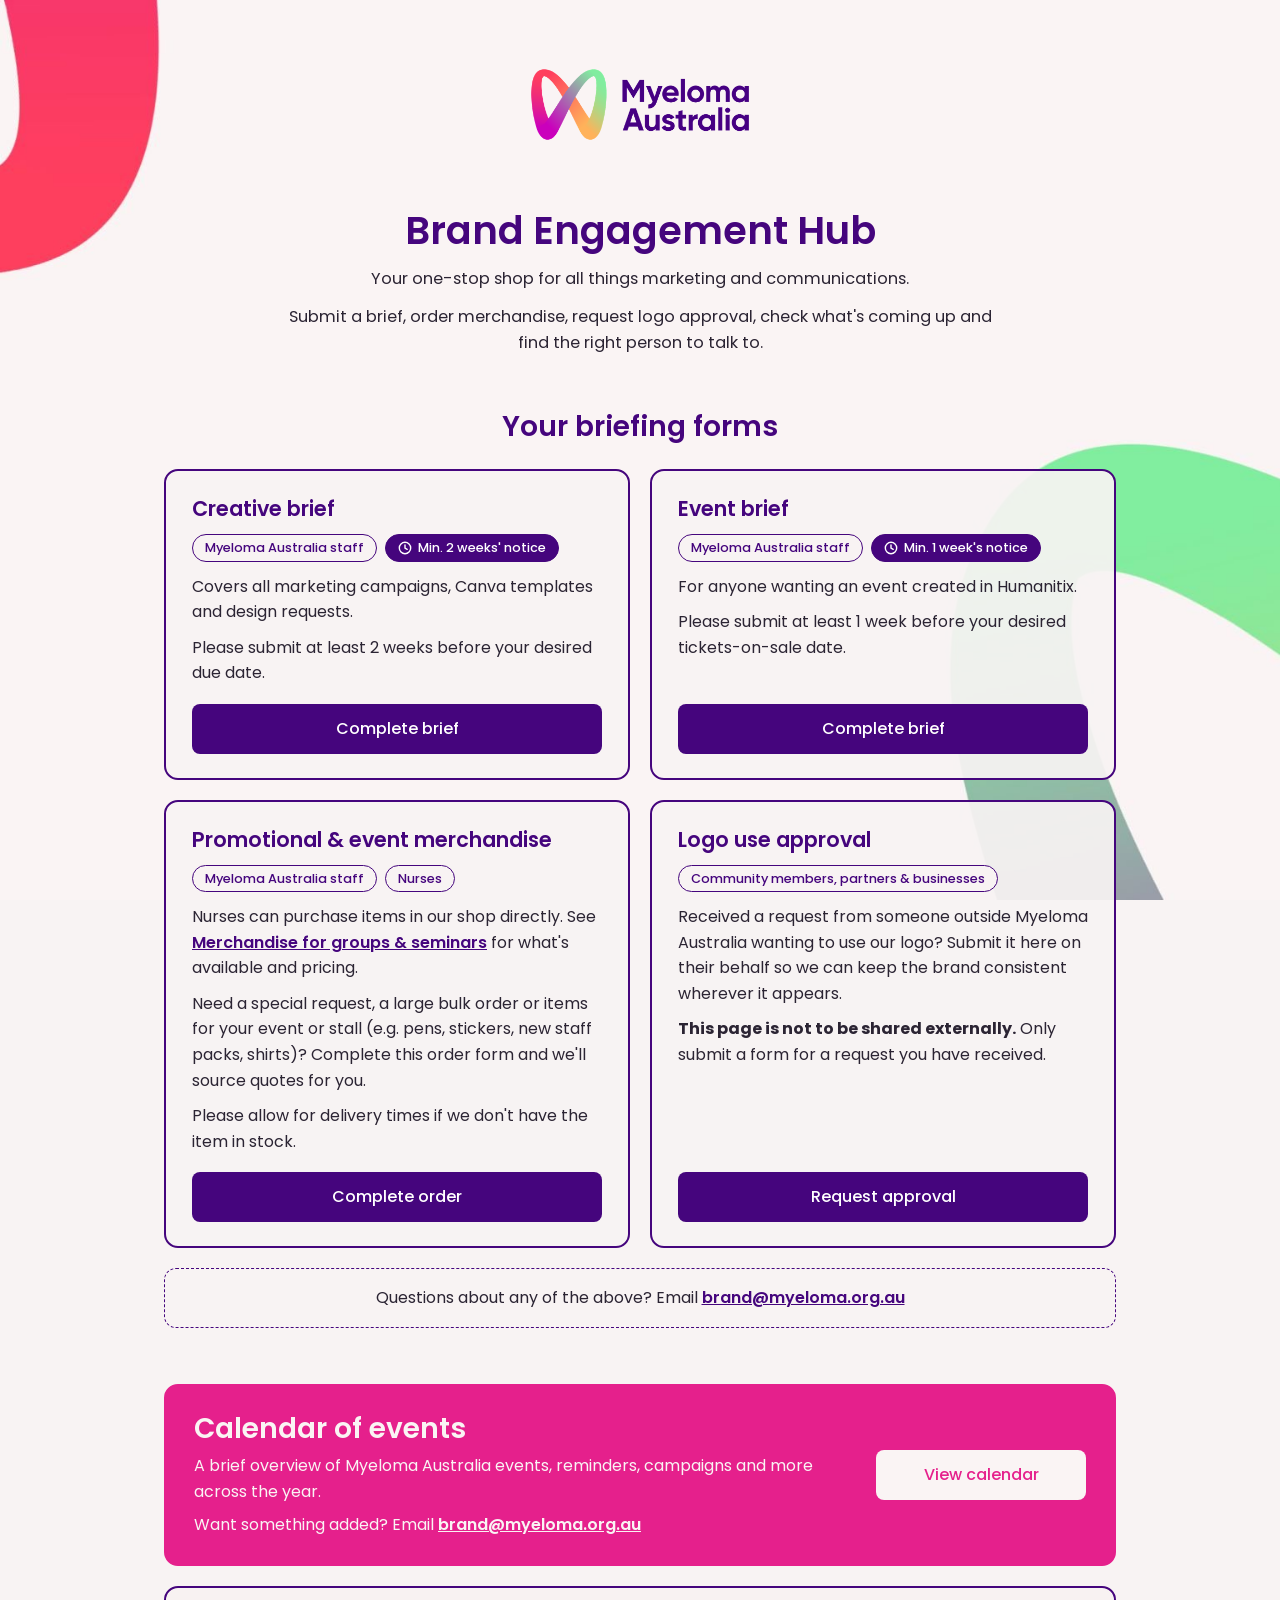
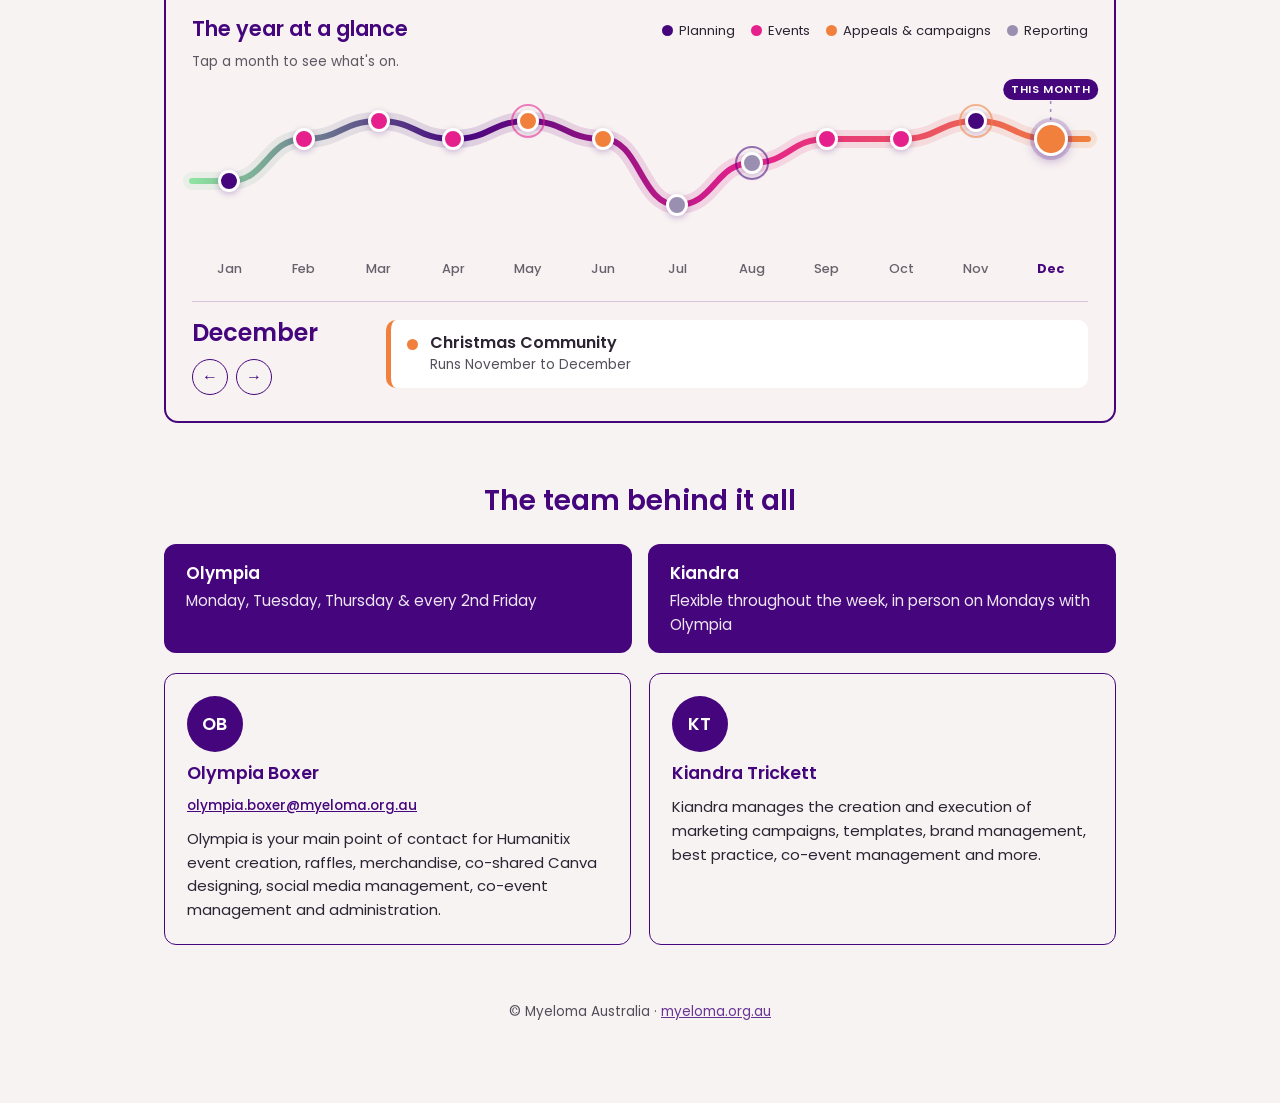
<file: brand/index.html>
<!doctype html>
<html lang="en-AU">
<head>
  <meta charset="utf-8">
  <meta name="viewport" content="width=device-width, initial-scale=1">
  <title>Brand Engagement Hub | Myeloma Australia</title>
  <meta name="description" content="Myeloma Australia's one-stop shop for marketing and communications: briefing forms, merchandise orders, logo approvals, the events calendar and the team.">
  <meta name="robots" content="noindex">
  <link rel="preconnect" href="https://fonts.googleapis.com">
  <link rel="preconnect" href="https://fonts.gstatic.com" crossorigin>
  <link href="https://fonts.googleapis.com/css2?family=Poppins:wght@400;500;600;700&display=swap" rel="stylesheet">
  <style>
    :root {
      --purple: #45057d;
      --purple-dark: #2f0357;
      --bg: #f8f3f3;
      --pink: #e5208c;
      --light: #faf4f4;
      --text: #2b2433;
    }
    * { box-sizing: border-box; }
    html, body { margin: 0; }
    body {
      font-family: "Poppins", Arial, sans-serif;
      color: var(--text);
      background: var(--bg) url("../nurses/assets/background.jpg") center / cover no-repeat fixed;
      min-height: 100vh;
      line-height: 1.6;
    }
    .wrap { max-width: 1000px; margin: 0 auto; padding: 48px 24px 80px; }

    header { text-align: center; margin-bottom: 40px; }
    header img { width: 260px; max-width: 70%; height: auto; }

    .intro { text-align: center; max-width: 720px; margin: 0 auto 48px; }
    .intro h1 { color: var(--purple); font-size: clamp(1.8rem, 4vw, 2.4rem); font-weight: 600; margin: 0 0 12px; line-height: 1.2; }
    .intro p { margin: 0 0 12px; font-size: 1.02rem; }

    h2.sec {
      color: var(--purple); font-size: clamp(1.4rem, 3vw, 1.75rem); font-weight: 600;
      margin: 0 0 20px; text-align: center;
    }
    section { margin-bottom: 56px; }

    /* Form cards */
    .fgrid { display: grid; grid-template-columns: repeat(2, 1fr); gap: 20px; }
    .fcard {
      display: flex; flex-direction: column; gap: 12px;
      background: rgba(248, 243, 243, 0.92);
      border: 2px solid var(--purple); border-radius: 14px;
      padding: 24px 26px;
    }
    .fcard h3 { margin: 0; color: var(--purple); font-size: 1.3rem; font-weight: 600; line-height: 1.3; }
    .fcard p { margin: 0; }
    .fcard .body { flex: 1; display: flex; flex-direction: column; gap: 10px; }
    .tags { display: flex; flex-wrap: wrap; gap: 8px; }
    .tag {
      display: inline-flex; align-items: center; gap: 6px;
      font-size: .8rem; font-weight: 500; line-height: 1.2;
      padding: 5px 12px; border-radius: 999px;
      border: 1.5px solid var(--purple); color: var(--purple); background: var(--bg);
    }
    .tag.lead { background: var(--purple); color: #fff; }
    .tag svg { flex: none; }

    .btn {
      display: inline-block; text-align: center; text-decoration: none;
      background: var(--purple); color: #fff;
      font-family: inherit; font-weight: 500; font-size: 1rem;
      padding: 12px 28px; border-radius: 8px; border: 0; cursor: pointer;
      transition: background .2s ease, transform .2s ease;
    }
    .btn:hover { background: var(--purple-dark); transform: translateY(-1px); }
    .btn:focus-visible { outline: 3px solid var(--purple); outline-offset: 3px; }
    .fcard .btn { width: 100%; margin-top: 6px; }

    .help {
      margin-top: 20px; text-align: center;
      background: rgba(248, 243, 243, 0.92);
      border: 1.5px dashed var(--purple); border-radius: 12px;
      padding: 16px 22px;
    }
    .help p { margin: 0; }
    a.mail { color: var(--purple); font-weight: 600; }

    /* Pink feature card (matches the nurses font section) */
    .feature {
      background: var(--pink); color: var(--light);
      border: 2px solid var(--pink); border-radius: 14px;
      padding: 26px 28px;
      display: grid; grid-template-columns: 1fr auto; gap: 20px; align-items: center;
    }
    .feature h2 { margin: 0 0 8px; font-size: clamp(1.3rem, 3vw, 1.75rem); font-weight: 600; line-height: 1.2; }
    .feature p { margin: 0; }
    .feature p + p { margin-top: 8px; }
    .feature a.mail { color: var(--light); }
    .feature .btn { background: var(--light); color: var(--pink); min-width: 210px; }
    .feature .btn:hover { background: #fff; }
    .feature .btn:focus-visible { outline-color: var(--light); }

    /* Team */
    .days {
      display: grid; grid-template-columns: 1fr 1fr; gap: 16px; margin-bottom: 20px;
    }
    .day {
      background: var(--purple); color: #fff; border-radius: 12px;
      padding: 16px 22px; display: flex; flex-direction: column; gap: 2px;
    }
    .day strong { font-weight: 600; font-size: 1.05rem; }
    .day span { opacity: .9; font-size: .95rem; }
    .tgrid { display: grid; grid-template-columns: repeat(2, 1fr); gap: 18px; }
    .person {
      display: flex; flex-direction: column; gap: 10px;
      background: rgba(248, 243, 243, 0.92);
      border: 1.5px solid var(--purple); border-radius: 12px; padding: 22px;
    }
    .avatar {
      width: 56px; height: 56px; border-radius: 50%;
      background: var(--purple); color: #fff;
      display: grid; place-items: center; font-weight: 600; font-size: 1.1rem; letter-spacing: .02em;
    }
    .person h3 { margin: 0; color: var(--purple); font-size: 1.1rem; font-weight: 600; line-height: 1.3; }
    .person .role { margin: -6px 0 0; font-size: .85rem; font-weight: 500; opacity: .8; }
    .person a.mail { font-size: .85rem; font-weight: 500; word-break: break-all; }
    .person p { margin: 0; font-size: .93rem; }

    footer { text-align: center; font-size: .85rem; margin-top: 48px; opacity: .8; }
    footer a { color: var(--purple); }


    /* Year at a glance timeline */
    .year {
      margin-top: 20px;
      background: rgba(248, 243, 243, 0.94);
      border: 2px solid var(--purple); border-radius: 14px;
      padding: 24px 26px 26px;
    }
    .year-head { display: flex; flex-wrap: wrap; justify-content: space-between; align-items: baseline; gap: 10px 20px; margin-bottom: 6px; }
    .year-head h3 { margin: 0; color: var(--purple); font-size: 1.3rem; font-weight: 600; }
    .legend { display: flex; flex-wrap: wrap; gap: 6px 16px; margin: 0; padding: 0; list-style: none; font-size: .82rem; }
    .legend li { display: inline-flex; align-items: center; gap: 6px; }
    .legend i, .ev i { width: 11px; height: 11px; border-radius: 50%; flex: none; display: inline-block; }
    .c-plan { background: var(--purple); }
    .c-event { background: var(--pink); }
    .c-appeal { background: #f0803c; }
    .c-report { background: #9a8fb0; }
    .yr-hint { margin: 0 0 4px; font-size: .85rem; opacity: .75; }

    .chart { position: relative; height: 170px; margin: 6px 0 0; }
    .chart svg { position: absolute; inset: 0; width: 100%; height: 100%; overflow: visible; }
    .chart .wave { fill: none; stroke: url(#yrGrad); stroke-width: 6; stroke-linecap: round; }
    .chart .wave-soft { fill: none; stroke: url(#yrGrad); stroke-width: 18; opacity: .14; stroke-linecap: round; }
    .chart .now-line { stroke: var(--purple); stroke-width: 1.5; stroke-dasharray: 3 5; opacity: .45; }
    .mdot {
      position: absolute; transform: translate(-50%, -50%);
      width: 22px; height: 22px; padding: 0; border-radius: 50%;
      border: 3px solid #fff; cursor: pointer;
      box-shadow: 0 2px 6px rgba(69, 5, 125, .25);
      transition: width .2s ease, height .2s ease, box-shadow .2s ease;
    }
    .mdot:hover { width: 28px; height: 28px; }
    .mdot[aria-selected="true"] { width: 34px; height: 34px; box-shadow: 0 0 0 4px rgba(69, 5, 125, .18), 0 4px 12px rgba(69, 5, 125, .35); }
    .mdot:focus-visible { outline: 3px solid var(--purple); outline-offset: 4px; }
    .mdot .ring { position: absolute; inset: -9px; border-radius: 50%; border: 2px solid currentColor; opacity: .55; }
    .now-tag {
      position: absolute; transform: translate(-50%, 0); top: 0;
      font-size: .68rem; font-weight: 600; letter-spacing: .06em; text-transform: uppercase;
      color: #fff; background: var(--purple); padding: 2px 8px; border-radius: 999px; white-space: nowrap;
    }
    .months { display: grid; grid-template-columns: repeat(12, 1fr); margin-top: 4px; }
    .months button {
      font: inherit; font-size: .8rem; font-weight: 500; color: var(--text); opacity: .7;
      background: none; border: 0; padding: 6px 0; cursor: pointer; border-radius: 6px;
    }
    .months button[aria-selected="true"] { color: var(--purple); font-weight: 700; opacity: 1; }
    .months button:focus-visible { outline: 2px solid var(--purple); }
    .months .m-short { display: none; }

    .detail {
      margin-top: 16px; border-top: 1.5px solid rgba(69, 5, 125, .2); padding-top: 18px;
      display: grid; grid-template-columns: 170px 1fr; gap: 16px 24px; align-items: start;
    }
    .detail h4 { margin: 0; color: var(--purple); font-size: 1.5rem; font-weight: 600; line-height: 1.1; }
    .detail .nav { display: flex; gap: 8px; margin-top: 12px; }
    .detail .nav button {
      width: 36px; height: 36px; border-radius: 50%; border: 1.5px solid var(--purple);
      background: var(--bg); color: var(--purple); font-size: 1rem; cursor: pointer; line-height: 1;
    }
    .detail .nav button:hover { background: var(--purple); color: #fff; }
    .evs { list-style: none; margin: 0; padding: 0; display: flex; flex-direction: column; gap: 10px; }
    .ev {
      display: flex; gap: 12px; align-items: flex-start;
      background: #fff; border-radius: 10px; padding: 12px 16px;
      border-left: 5px solid var(--ec);
      animation: evIn .35s ease both;
    }
    .ev i { margin-top: 7px; background: var(--ec); }
    .ev strong { display: block; font-weight: 600; line-height: 1.35; }
    .ev span { display: block; font-size: .85rem; opacity: .8; }
    @keyframes evIn { from { opacity: 0; transform: translateY(6px); } to { opacity: 1; transform: none; } }
    @media (prefers-reduced-motion: reduce) { .ev { animation: none; } .mdot { transition: none; } }

    @media (max-width: 860px) {
      .tgrid { grid-template-columns: 1fr; }
    }
    @media (max-width: 720px) {
      body { background-attachment: scroll; }
      .wrap { padding: 32px 16px 56px; }
      .fgrid { grid-template-columns: 1fr; gap: 16px; }
      .fcard { padding: 20px; }
      .feature { grid-template-columns: 1fr; padding: 22px 20px; }
      .feature .btn { width: 100%; min-width: 0; }
      .days { grid-template-columns: 1fr; }
      .year { padding: 20px 16px 20px; }
      .chart { height: 140px; }
      .mdot { width: 16px; height: 16px; border-width: 2px; }
      .mdot:hover { width: 18px; height: 18px; }
      .mdot[aria-selected="true"] { width: 24px; height: 24px; }
      .mdot .ring { inset: -6px; }
      .months .m-long { display: none; }
      .months .m-short { display: inline; }
      .detail { grid-template-columns: 1fr; }
      .detail .head-row { display: flex; justify-content: space-between; align-items: center; }
      .detail .nav { margin-top: 0; }
    }
  </style>
</head>
<body>
  <div class="wrap">
    <header>
      <a href="https://myeloma.org.au" aria-label="Myeloma Australia website">
        <img src="../nurses/assets/myeloma-australia-logo.png" alt="Myeloma Australia" width="1000" height="433">
      </a>
    </header>

    <section class="intro">
      <h1>Brand Engagement Hub</h1>
      <p>Your one-stop shop for all things marketing and communications.</p>
      <p>Submit a brief, order merchandise, request logo approval, check what's coming up and find the right person to talk to.</p>
    </section>

    <!--
      FORMS
      Creative, event and merchandise buttons open the forms under brand/forms/.
      Submissions go to the "Brand Engagement Hub - Form submissions" Google Sheet
      (brandmyeloma@gmail.com) and email brand@myeloma.org.au. See apps-script/README.md.
      Logo approval still uses the Google Form.
    -->
    <section aria-labelledby="forms-heading">
      <h2 class="sec" id="forms-heading">Your briefing forms</h2>
      <div class="fgrid">

        <article class="fcard">
          <h3>Creative brief</h3>
          <div class="tags">
            <span class="tag">Myeloma Australia staff</span>
            <span class="tag lead"><svg width="14" height="14" viewBox="0 0 16 16" fill="none" aria-hidden="true"><circle cx="8" cy="8" r="6.5" stroke="currentColor" stroke-width="1.6"/><path d="M8 4.5V8l2.5 1.5" stroke="currentColor" stroke-width="1.6" stroke-linecap="round"/></svg>Min. 2 weeks' notice</span>
          </div>
          <div class="body">
            <p>Covers all marketing campaigns, Canva templates and design requests.</p>
            <p>Please submit at least 2 weeks before your desired due date.</p>
          </div>
          <a class="btn" data-form="creative" href="forms/creative-brief/">Complete brief</a>
        </article>

        <article class="fcard">
          <h3>Event brief</h3>
          <div class="tags">
            <span class="tag">Myeloma Australia staff</span>
            <span class="tag lead"><svg width="14" height="14" viewBox="0 0 16 16" fill="none" aria-hidden="true"><circle cx="8" cy="8" r="6.5" stroke="currentColor" stroke-width="1.6"/><path d="M8 4.5V8l2.5 1.5" stroke="currentColor" stroke-width="1.6" stroke-linecap="round"/></svg>Min. 1 week's notice</span>
          </div>
          <div class="body">
            <p>For anyone wanting an event created in Humanitix.</p>
            <p>Please submit at least 1 week before your desired tickets-on-sale date.</p>
          </div>
          <a class="btn" data-form="event" href="forms/event-brief/">Complete brief</a>
        </article>

        <article class="fcard">
          <h3>Promotional &amp; event merchandise</h3>
          <div class="tags">
            <span class="tag">Myeloma Australia staff</span>
            <span class="tag">Nurses</span>
          </div>
          <div class="body">
            <p>Nurses can purchase items in our shop directly. See <a class="mail" href="../nurses/assets/templates/Merchandise-for-groups-and-seminars.pdf" target="_blank" rel="noopener">Merchandise for groups &amp; seminars</a> for what's available and pricing.</p>
            <p>Need a special request, a large bulk order or items for your event or stall (e.g. pens, stickers, new staff packs, shirts)? Complete this order form and we'll source quotes for you.</p>
            <p>Please allow for delivery times if we don't have the item in stock.</p>
          </div>
          <a class="btn" data-form="merch" href="forms/merchandise/">Complete order</a>
        </article>

        <article class="fcard">
          <h3>Logo use approval</h3>
          <div class="tags">
            <span class="tag">Community members, partners &amp; businesses</span>
          </div>
          <div class="body">
            <p>Received a request from someone outside Myeloma Australia wanting to use our logo? Submit it here on their behalf so we can keep the brand consistent wherever it appears.</p>
            <p><strong>This page is not to be shared externally.</strong> Only submit a form for a request you have received.</p>
          </div>
          <a class="btn" data-form="logo" href="https://docs.google.com/forms/d/e/1FAIpQLSdYyhcp86qzvlqUU9k35kIS9hzzO4dHxSmfKcxP49iBk4_9FA/viewform" target="_blank" rel="noopener">Request approval</a>
        </article>

      </div>
      <div class="help">
        <p>Questions about any of the above? Email <a class="mail" href="mailto:brand@myeloma.org.au">brand@myeloma.org.au</a></p>
      </div>
    </section>

    <section aria-labelledby="cal-heading">
      <div class="feature">
        <div>
          <h2 id="cal-heading">Calendar of events</h2>
          <p>A brief overview of Myeloma Australia events, reminders, campaigns and more across the year.</p>
          <p>Want something added? Email <a class="mail" href="mailto:brand@myeloma.org.au">brand@myeloma.org.au</a></p>
        </div>
        <a class="btn" data-form="calendar" href="https://app.getrella.com/7GvwuU8IsPsexjZbFXzBbV/s/4G4ePZOT5hQIqBQ1zHpZ6k/p/38tbFASHKrtSx42xUhSaaj" target="_blank" rel="noopener">View calendar</a>
      </div>

      <div class="year" id="year">
        <div class="year-head">
          <h3>The year at a glance</h3>
          <ul class="legend" aria-label="Key">
            <li><i class="c-plan"></i>Planning</li>
            <li><i class="c-event"></i>Events</li>
            <li><i class="c-appeal"></i>Appeals &amp; campaigns</li>
            <li><i class="c-report"></i>Reporting</li>
          </ul>
        </div>
        <p class="yr-hint">Tap a month to see what's on.</p>
        <div class="chart" id="yrChart">
          <svg viewBox="0 0 1200 170" preserveAspectRatio="none" aria-hidden="true">
            <defs>
              <linearGradient id="yrGrad" x1="0" x2="1" y1="0" y2="0">
                <stop offset="0" stop-color="#8fe3a0"/>
                <stop offset=".3" stop-color="#45057d"/>
                <stop offset=".62" stop-color="#e5208c"/>
                <stop offset="1" stop-color="#f0803c"/>
              </linearGradient>
            </defs>
            <line class="now-line" id="yrNowLine" x1="0" x2="0" y1="22" y2="170" vector-effect="non-scaling-stroke"/>
            <path class="wave-soft" id="yrWaveSoft" vector-effect="non-scaling-stroke"/>
            <path class="wave" id="yrWave" vector-effect="non-scaling-stroke"/>
          </svg>
        </div>
        <div class="months" role="tablist" aria-label="Months" id="yrMonths"></div>
        <div class="detail" id="yrDetail" role="tabpanel" aria-live="polite">
          <div class="head-row">
            <h4 id="yrTitle"></h4>
            <div class="nav">
              <button type="button" id="yrPrev" aria-label="Previous month">&#8592;</button>
              <button type="button" id="yrNext" aria-label="Next month">&#8594;</button>
            </div>
          </div>
          <ul class="evs" id="yrList"></ul>
        </div>
      </div>
    </section>

    <section aria-labelledby="team-heading">
      <h2 class="sec" id="team-heading">The team behind it all</h2>

      <div class="days" aria-label="Days in the office">
        <div class="day"><strong>Olympia</strong><span>Monday, Tuesday, Thursday &amp; every 2nd Friday</span></div>
        <div class="day"><strong>Kiandra</strong><span>Flexible throughout the week, in person on Mondays with Olympia</span></div>
      </div>

      <div class="tgrid">
        <article class="person">
          <span class="avatar" aria-hidden="true">OB</span>
          <h3>Olympia Boxer</h3>
          <a class="mail" href="mailto:olympia.boxer@myeloma.org.au">olympia.boxer@myeloma.org.au</a>
          <p>Olympia is your main point of contact for Humanitix event creation, raffles, merchandise, co-shared Canva designing, social media management, co-event management and administration.</p>
        </article>
        <article class="person">
          <span class="avatar" aria-hidden="true">KT</span>
          <h3>Kiandra Trickett</h3>
          <p>Kiandra manages the creation and execution of marketing campaigns, templates, brand management, best practice, co-event management and more.</p>
        </article>
      </div>
    </section>

    <footer>
      &copy; Myeloma Australia &middot; <a href="https://myeloma.org.au" target="_blank" rel="noopener">myeloma.org.au</a>
    </footer>
  </div>


  <script>
  (function () {
    var PLAN = "My Greatest Call, National Myeloma Month, My Greatest Walk and Gather Round Breakfast";
    var C = { plan: "var(--purple)", event: "var(--pink)", appeal: "#f0803c", report: "#9a8fb0" };
    var M = [
      { n: "January",   e: [["plan", "Event planning", PLAN]] },
      { n: "February",  e: [["event", "My Greatest Call Lunch"]] },
      { n: "March",     e: [["event", "National Myeloma Month"], ["event", "My Greatest Walk"]] },
      { n: "April",     e: [["event", "Gather Round Breakfast"]] },
      { n: "May",       e: [["appeal", "Tax Appeal", "Runs May to June"], ["event", "National Myeloma Summit"]] },
      { n: "June",      e: [["appeal", "Tax Appeal", "Runs May to June"]] },
      { n: "July",      e: [["report", "Reporting & planning", "July to August"]] },
      { n: "August",    e: [["report", "Reporting & planning", "July to August"], ["plan", "Event planning", "Moonee Valley Racing Carnival"]] },
      { n: "September", e: [["event", "Moonee Valley Racing Carnival", "Runs September to October"]] },
      { n: "October",   e: [["event", "Moonee Valley Racing Carnival", "Runs September to October"]] },
      { n: "November",  e: [["plan", "Event planning", PLAN], ["appeal", "Christmas Community Campaign", "Runs November to December"]] },
      { n: "December",  e: [["appeal", "Christmas Community", "Runs November to December"]] }
    ];
    // Wave height: events and appeals peak, planning and reporting sit lower
    var W = { event: 3, appeal: 3, plan: 1.6, report: 0.8 };
    var chart = document.getElementById("yrChart"), months = document.getElementById("yrMonths");
    var now = new Date().getMonth(), sel = now, dots = [], tabs = [];
    var pts = M.map(function (m, i) {
      var v = 0; m.e.forEach(function (e) { v = Math.max(v, W[e[0]]); });
      v += (m.e.length - 1) * 0.6;
      return [ (i + 0.5) * 100, 150 - v * 30 ];
    });
    function path(p) {
      var d = "M0," + p[0][1] + " L" + p[0][0] + "," + p[0][1];
      for (var i = 1; i < p.length; i++) {
        var a = p[i - 1], b = p[i], mx = (a[0] + b[0]) / 2;
        d += " C" + mx + "," + a[1] + " " + mx + "," + b[1] + " " + b[0] + "," + b[1];
      }
      return d + " L1200," + p[p.length - 1][1];
    }
    var d = path(pts);
    document.getElementById("yrWave").setAttribute("d", d);
    document.getElementById("yrWaveSoft").setAttribute("d", d);
    var nl = document.getElementById("yrNowLine");
    nl.setAttribute("x1", pts[now][0]); nl.setAttribute("x2", pts[now][0]); nl.setAttribute("y2", pts[now][1]);
    var tag = document.createElement("span");
    tag.className = "now-tag"; tag.textContent = "This month";
    tag.style.left = (pts[now][0] / 12) + "%";
    chart.appendChild(tag);

    M.forEach(function (m, i) {
      var main = m.e[0][0], b = document.createElement("button");
      b.type = "button"; b.className = "mdot"; b.tabIndex = -1;
      b.setAttribute("aria-label", m.n + ": " + m.e.map(function (e) { return e[1]; }).join(", "));
      b.style.left = (pts[i][0] / 12) + "%";
      b.style.top = (pts[i][1] / 170 * 100) + "%";
      b.style.background = C[main];
      if (m.e.length > 1 && m.e[1][0] !== main) {
        var r = document.createElement("span"); r.className = "ring"; r.style.color = C[m.e[1][0]]; b.appendChild(r);
      }
      b.addEventListener("click", function () { show(i, true); });
      b.addEventListener("mouseenter", function () { if (window.matchMedia("(hover: hover)").matches) show(i); });
      chart.appendChild(b); dots.push(b);

      var t = document.createElement("button");
      t.type = "button"; t.setAttribute("role", "tab");
      t.innerHTML = '<span class="m-long">' + m.n.slice(0, 3) + '</span><span class="m-short">' + m.n[0] + '</span>';
      t.setAttribute("aria-label", m.n);
      t.addEventListener("click", function () { show(i, true); });
      t.addEventListener("keydown", function (ev) {
        var k = ev.key, j = null;
        if (k === "ArrowRight") j = (i + 1) % 12;
        else if (k === "ArrowLeft") j = (i + 11) % 12;
        else if (k === "Home") j = 0;
        else if (k === "End") j = 11;
        if (j !== null) { ev.preventDefault(); show(j, true, true); }
      });
      months.appendChild(t); tabs.push(t);
    });

    function esc(s) { return s.replace(/&/g, "&amp;").replace(/</g, "&lt;"); }
    function show(i, force, focus) {
      if (i === sel && !force && dots[i].getAttribute("aria-selected") === "true") return;
      sel = i;
      dots.forEach(function (b, j) { b.setAttribute("aria-selected", j === i); });
      tabs.forEach(function (t, j) { t.setAttribute("aria-selected", j === i); t.tabIndex = j === i ? 0 : -1; });
      if (focus) tabs[i].focus();
      document.getElementById("yrTitle").textContent = M[i].n;
      document.getElementById("yrList").innerHTML = M[i].e.map(function (e, k) {
        return '<li class="ev" style="--ec:' + C[e[0]] + ';animation-delay:' + (k * 70) + 'ms"><i></i><div><strong>' +
          esc(e[1]) + '</strong>' + (e[2] ? '<span>' + esc(e[2]) + '</span>' : '') + '</div></li>';
      }).join("");
    }
    document.getElementById("yrPrev").addEventListener("click", function () { show((sel + 11) % 12, true); });
    document.getElementById("yrNext").addEventListener("click", function () { show((sel + 1) % 12, true); });
    show(now, true);
  })();
  </script>
</body>
</html>
</file>
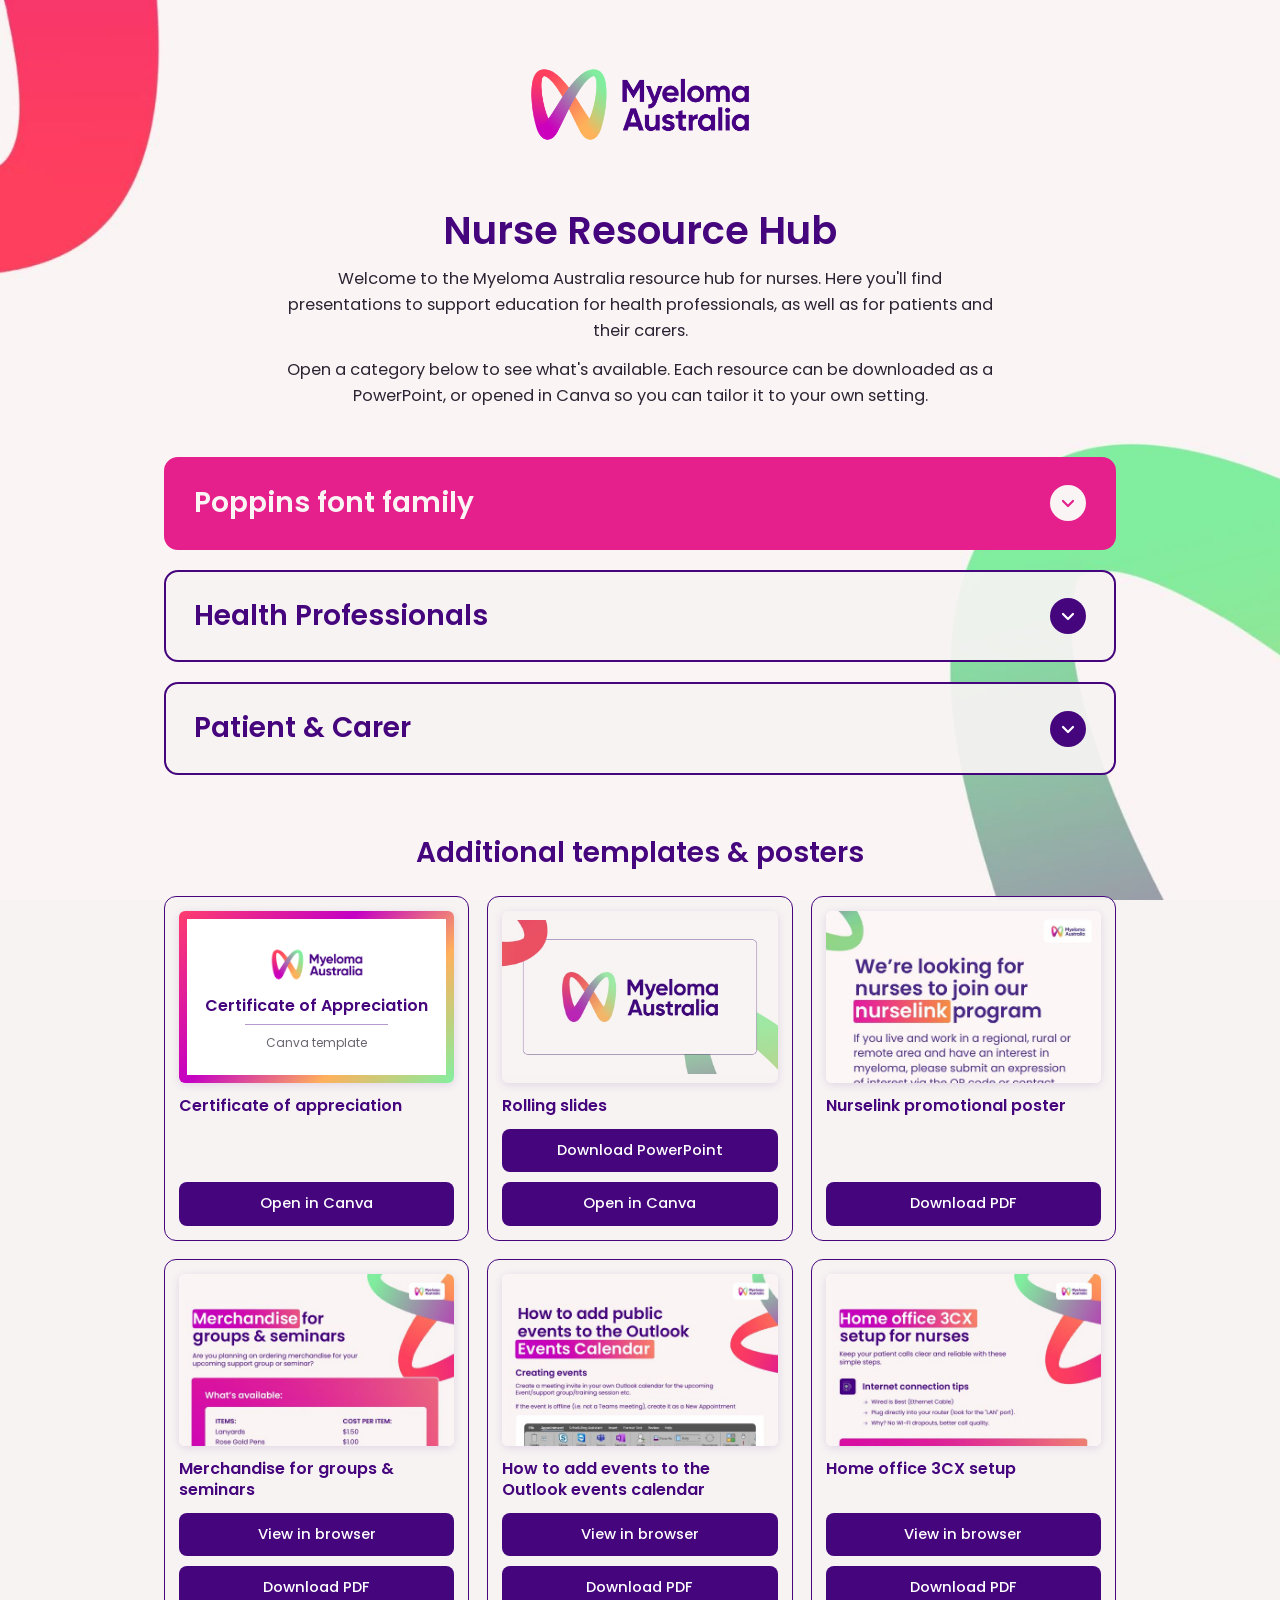
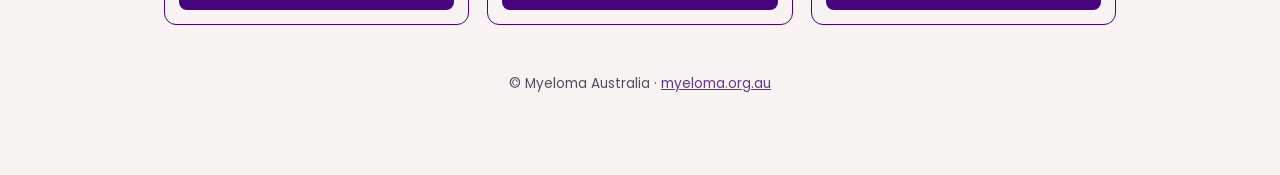
<file: nurses/index.html>
<!doctype html>
<html lang="en-AU">
<head>
  <meta charset="utf-8">
  <meta name="viewport" content="width=device-width, initial-scale=1">
  <title>Nurse Resource Hub | Myeloma Australia</title>
  <meta name="description" content="Download presentations and access editable Canva files from Myeloma Australia for health professionals, patients and carers.">
  <link rel="preconnect" href="https://fonts.googleapis.com">
  <link rel="preconnect" href="https://fonts.gstatic.com" crossorigin>
  <link href="https://fonts.googleapis.com/css2?family=Poppins:wght@400;500;600;700&display=swap" rel="stylesheet">
  <style>
    :root {
      --purple: #45057d;
      --purple-dark: #2f0357;
      --bg: #f8f3f3;
      --pink: #e5208c;
      --light: #faf4f4;
      --text: #2b2433;
    }
    * { box-sizing: border-box; }
    html, body { margin: 0; }
    body {
      font-family: "Poppins", Arial, sans-serif;
      color: var(--text);
      background: var(--bg) url("assets/background.jpg") center / cover no-repeat fixed;
      min-height: 100vh;
      line-height: 1.6;
    }
    .wrap { max-width: 1000px; margin: 0 auto; padding: 48px 24px 80px; }

    header { text-align: center; margin-bottom: 40px; }
    header img { width: 260px; max-width: 70%; height: auto; }

    .intro { text-align: center; max-width: 720px; margin: 0 auto 48px; }
    .intro h1 { color: var(--purple); font-size: clamp(1.8rem, 4vw, 2.4rem); font-weight: 600; margin: 0 0 12px; line-height: 1.2; }
    .intro p { margin: 0 0 12px; font-size: 1.02rem; }

    details.section {
      background: rgba(248, 243, 243, 0.92);
      border: 2px solid var(--purple);
      border-radius: 14px;
      margin-bottom: 20px;
      overflow: hidden;
    }
    details.section > summary {
      list-style: none;
      cursor: pointer;
      display: flex;
      align-items: center;
      justify-content: space-between;
      gap: 16px;
      padding: 22px 28px;
      color: var(--purple);
      font-size: clamp(1.3rem, 3vw, 1.75rem);
      font-weight: 600;
    }
    details.section > summary::-webkit-details-marker { display: none; }
    details.section > summary:focus-visible { outline: 3px solid var(--purple); outline-offset: -6px; }
    .chev {
      flex: none; width: 36px; height: 36px; border-radius: 50%;
      background: var(--purple); color: #fff;
      display: grid; place-items: center;
      transition: transform .25s ease;
    }
    details[open] > summary .chev { transform: rotate(180deg); }
    .count { font-size: .85rem; font-weight: 500; opacity: .75; margin-left: 10px; }

    .items { padding: 0 28px 28px; display: grid; gap: 16px; }
    .item {
      display: flex; align-items: center; justify-content: space-between; gap: 16px;
      border: 1.5px solid var(--purple); border-radius: 10px;
      padding: 18px 22px 18px 32px; background: var(--bg);
    }
    .item h3 { margin: 0; color: var(--purple); font-size: 1.3rem; font-weight: 600; }
    .actions { display: flex; gap: 14px; flex-wrap: wrap; }
    .btn {
      display: inline-block; text-align: center; text-decoration: none;
      background: var(--purple); color: #fff;
      font-weight: 500; font-size: 1rem;
      padding: 12px 28px; border-radius: 8px; min-width: 210px;
      transition: background .2s ease, transform .2s ease;
    }
    .btn:hover { background: var(--purple-dark); transform: translateY(-1px); }
    .btn:focus-visible { outline: 3px solid var(--purple); outline-offset: 3px; }
    .soon-tag { display: inline-block; min-width: 210px; text-align: center; padding: 10px 24px; border: 1.5px dashed var(--purple); border-radius: 8px; color: var(--purple); font-weight: 500; opacity: .75; }
    .item.soon { padding-top: 14px; padding-bottom: 14px; }
    .item.soon h3 { font-size: 1.1rem; }
    .empty { margin: 0; padding: 4px 4px 0; font-style: italic; opacity: .8; }

    details.section.font { background: var(--pink); border-color: var(--pink); }
    details.section.font > summary { color: var(--light); }
    details.section.font > summary:focus-visible { outline-color: var(--light); }
    details.section.font .chev { background: var(--light); color: var(--pink); }
    .font-body { display: flex; flex-direction: column; gap: 18px; color: var(--light); }
    .font-body p { margin: 0; }
    .font-body .actions { display: grid; grid-template-columns: 1fr 1fr; gap: 16px; }
    .font-body .btn { min-width: 0; width: 100%; }
    details.section.font .btn { background: var(--light); color: var(--pink); }
    details.section.font .btn:hover { background: #fff; }
    details.section.font .btn:focus-visible { outline-color: var(--light); }

    .templates { margin-top: 56px; }
    .templates h2 { color: var(--purple); font-size: clamp(1.4rem, 3vw, 1.75rem); font-weight: 600; margin: 0 0 20px; text-align: center; }
    .tgrid { display: grid; grid-template-columns: repeat(auto-fill, minmax(260px, 1fr)); gap: 18px; }
    .tcard {
      display: flex; flex-direction: column; gap: 12px;
      background: rgba(248, 243, 243, 0.92);
      border: 1.5px solid var(--purple); border-radius: 12px; padding: 14px;
    }
    .tcard .thumb {
      display: block; text-decoration: none; aspect-ratio: 16 / 10; border-radius: 6px; overflow: hidden;
      background: #fff; box-shadow: 0 2px 10px rgba(69, 5, 125, .12);
      transition: transform .2s ease, box-shadow .2s ease;
    }
    .tcard .thumb.slide { background: #f8f3f3; }
    .tcard .thumb.slide img { object-fit: contain; object-position: center; }
    .tbtns { display: flex; flex-direction: column; gap: 10px; }
    .tcard .thumb:hover { transform: translateY(-2px); box-shadow: 0 6px 18px rgba(69, 5, 125, .2); }
    .tcard .thumb img { width: 100%; height: 100%; object-fit: cover; object-position: top; display: block; }
    .tcard h3 { margin: 0; color: var(--purple); font-size: 1rem; font-weight: 600; line-height: 1.35; flex: 1; }
    .tcard .btn { min-width: 0; width: 100%; padding: 10px 14px; font-size: .92rem; }
    .cert {
      height: 100%; display: flex; flex-direction: column; align-items: center; justify-content: center; gap: 14px;
      padding: 10px; gap: 8px; text-align: center;
      border: 8px solid transparent;
      background: linear-gradient(#fff, #fff) padding-box, linear-gradient(135deg, #ff3d6e, #c400c4 40%, #ffb05c 70%, #82f0a0) border-box;
    }
    .tcard .thumb .cert img { width: 45%; height: auto; object-fit: contain; }
    .cert-title { color: var(--purple); font-weight: 600; font-size: 1rem; line-height: 1.25; }
    .cert-line { width: 60%; height: 1.5px; background: var(--purple); opacity: .4; }
    .cert-sub { font-size: .75rem; color: var(--text); opacity: .7; }

    footer { text-align: center; font-size: .85rem; margin-top: 48px; opacity: .8; }
    footer a { color: var(--purple); }

    @media (max-width: 720px) {
      body { background-attachment: scroll; }
      .wrap { padding: 32px 16px 56px; }
      details.section > summary { padding: 18px 20px; }
      .items { padding: 0 16px 20px; }
      .tgrid { grid-template-columns: 1fr; gap: 16px; }
      .font-body .actions { grid-template-columns: 1fr; gap: 12px; }
      .item { flex-direction: column; align-items: stretch; padding: 18px; }
      .actions { flex-direction: column; }
      .btn, .soon-tag { width: 100%; min-width: 0; }
    }
  </style>
</head>
<body>
  <div class="wrap">
    <header>
      <a href="https://myeloma.org.au" aria-label="Myeloma Australia website">
        <img src="assets/myeloma-australia-logo.png" alt="Myeloma Australia" width="1000" height="433">
      </a>
    </header>

    <section class="intro">
      <h1>Nurse Resource Hub</h1>
      <p>Welcome to the Myeloma Australia resource hub for nurses. Here you'll find presentations to support education for health professionals, as well as for patients and their carers.</p>
      <p>Open a category below to see what's available. Each resource can be downloaded as a PowerPoint, or opened in Canva so you can tailor it to your own setting.</p>
    </section>

    <details class="section font">
      <summary>
        <span>Poppins font family</span>
        <span class="chev" aria-hidden="true"><svg width="16" height="16" viewBox="0 0 16 16" fill="none"><path d="M3 6l5 5 5-5" stroke="currentColor" stroke-width="2.2" stroke-linecap="round" stroke-linejoin="round"/></svg></span>
      </summary>
      <div class="items">
        <div class="font-body">
          <p>Our presentations use Poppins. Please make sure the font is installed so the PowerPoint files display as designed.</p>
          <div class="actions">
            <a class="btn" href="https://fonts.google.com/specimen/Poppins" target="_blank" rel="noopener">Download from Google Fonts</a>
            <a class="btn" href="assets/Poppins.zip" download>Download for computer</a>
          </div>
        </div>
      </div>
    </details>

    <details class="section">
      <summary>
        <span>Health Professionals</span>
        <span class="chev" aria-hidden="true"><svg width="16" height="16" viewBox="0 0 16 16" fill="none"><path d="M3 6l5 5 5-5" stroke="currentColor" stroke-width="2.2" stroke-linecap="round" stroke-linejoin="round"/></svg></span>
      </summary>
      <div class="items">
        <div class="item">
          <h3>Elranatamab</h3>
          <div class="actions">
            <a class="btn" href="assets/Elranatamab.pptx" download>Download PowerPoint</a>
            <a class="btn" href="https://canva.link/rxulw9cse2b2hhx" target="_blank" rel="noopener">Access Canva file</a>
          </div>
        </div>
      </div>
    </details>

    <details class="section">
      <summary>
        <span>Patient &amp; Carer</span>
        <span class="chev" aria-hidden="true"><svg width="16" height="16" viewBox="0 0 16 16" fill="none"><path d="M3 6l5 5 5-5" stroke="currentColor" stroke-width="2.2" stroke-linecap="round" stroke-linejoin="round"/></svg></span>
      </summary>
      <div class="items">
        <div class="item soon">
          <h3>Myeloma 101</h3>
          <div class="actions"><span class="soon-tag">Coming soon</span></div>
        </div>
        <div class="item soon">
          <h3>Tests &amp; Investigations</h3>
          <div class="actions"><span class="soon-tag">Coming soon</span></div>
        </div>
        <div class="item soon">
          <h3>Understanding Immunoglobulin</h3>
          <div class="actions"><span class="soon-tag">Coming soon</span></div>
        </div>
        <div class="item soon">
          <h3>Autologous Stem Cell Transplant</h3>
          <div class="actions"><span class="soon-tag">Coming soon</span></div>
        </div>
        <div class="item soon">
          <h3>T-Cell Directed Therapies</h3>
          <div class="actions"><span class="soon-tag">Coming soon</span></div>
        </div>
        <div class="item soon">
          <h3>Clinical Trials in Myeloma</h3>
          <div class="actions"><span class="soon-tag">Coming soon</span></div>
        </div>
        <div class="item soon">
          <h3>Bone Health and Bisphosphonates</h3>
          <div class="actions"><span class="soon-tag">Coming soon</span></div>
        </div>
        <div class="item soon">
          <h3>Understanding Pain and Peripheral Neuropathy</h3>
          <div class="actions"><span class="soon-tag">Coming soon</span></div>
        </div>
        <div class="item soon">
          <h3>Vaccination</h3>
          <div class="actions"><span class="soon-tag">Coming soon</span></div>
        </div>
        <div class="item soon">
          <h3>Exercise &amp; Myeloma</h3>
          <div class="actions"><span class="soon-tag">Coming soon</span></div>
        </div>
        <div class="item soon">
          <h3>Nutrition &amp; Supplements</h3>
          <div class="actions"><span class="soon-tag">Coming soon</span></div>
        </div>
        <div class="item soon">
          <h3>Mental Health and Wellbeing</h3>
          <div class="actions"><span class="soon-tag">Coming soon</span></div>
        </div>
        <div class="item soon">
          <h3>Children &amp; Myeloma</h3>
          <div class="actions"><span class="soon-tag">Coming soon</span></div>
        </div>
        <div class="item soon">
          <h3>Financial Support</h3>
          <div class="actions"><span class="soon-tag">Coming soon</span></div>
        </div>
        <div class="item soon">
          <h3>Practical Support</h3>
          <div class="actions"><span class="soon-tag">Coming soon</span></div>
        </div>
        <div class="item soon">
          <h3>Palliative Care &amp; Advanced Care Planning</h3>
          <div class="actions"><span class="soon-tag">Coming soon</span></div>
        </div>
      </div>
    </details>

    <section class="templates" aria-labelledby="templates-heading">
      <h2 id="templates-heading">Additional templates &amp; posters</h2>
      <div class="tgrid">
        <article class="tcard">
          <a class="thumb" href="https://www.canva.com/brand/brand-templates/EAG7iHAsKmE" target="_blank" rel="noopener" aria-hidden="true" tabindex="-1">
            <span class="cert">
              <img src="assets/myeloma-australia-logo.png" alt="">
              <span class="cert-title">Certificate of Appreciation</span>
              <span class="cert-line"></span>
              <span class="cert-sub">Canva template</span>
            </span>
          </a>
          <h3>Certificate of appreciation</h3>
          <a class="btn" href="https://www.canva.com/brand/brand-templates/EAG7iHAsKmE" target="_blank" rel="noopener">Open in Canva</a>
        </article>
        <article class="tcard">
          <a class="thumb slide" href="https://www.canva.com/brand/brand-templates/EAHZ6PrEaaA" target="_blank" rel="noopener" aria-hidden="true" tabindex="-1"><img src="assets/previews/Rolling-Slides.jpg" alt="" loading="lazy"></a>
          <h3>Rolling slides</h3>
          <div class="tbtns">
            <a class="btn" href="assets/templates/Rolling-Slides.pptx" download>Download PowerPoint</a>
            <a class="btn" href="https://www.canva.com/brand/brand-templates/EAHZ6PrEaaA" target="_blank" rel="noopener">Open in Canva</a>
          </div>
        </article>
        <article class="tcard">
          <a class="thumb" href="assets/templates/Nurselink-promotional-poster.pdf" target="_blank" rel="noopener" aria-hidden="true" tabindex="-1"><img src="assets/previews/Nurselink-promotional-poster.jpg" alt="" loading="lazy"></a>
          <h3>Nurselink promotional poster</h3>
          <a class="btn" href="assets/templates/Nurselink-promotional-poster.pdf" download>Download PDF</a>
        </article>
        <article class="tcard">
          <a class="thumb" href="assets/templates/Merchandise-for-groups-and-seminars.pdf" target="_blank" rel="noopener" aria-hidden="true" tabindex="-1"><img src="assets/previews/Merchandise-for-groups-and-seminars.jpg" alt="" loading="lazy"></a>
          <h3>Merchandise for groups &amp; seminars</h3>
          <div class="tbtns">
            <a class="btn" href="assets/templates/Merchandise-for-groups-and-seminars.pdf" target="_blank" rel="noopener">View in browser</a>
            <a class="btn" href="assets/templates/Merchandise-for-groups-and-seminars.pdf" download>Download PDF</a>
          </div>
        </article>
        <article class="tcard">
          <a class="thumb" href="assets/templates/How-to-add-events-to-the-Outlook-events-calendar.pdf" target="_blank" rel="noopener" aria-hidden="true" tabindex="-1"><img src="assets/previews/How-to-add-events-to-the-Outlook-events-calendar.jpg" alt="" loading="lazy"></a>
          <h3>How to add events to the Outlook events calendar</h3>
          <div class="tbtns">
            <a class="btn" href="assets/templates/How-to-add-events-to-the-Outlook-events-calendar.pdf" target="_blank" rel="noopener">View in browser</a>
            <a class="btn" href="assets/templates/How-to-add-events-to-the-Outlook-events-calendar.pdf" download>Download PDF</a>
          </div>
        </article>
        <article class="tcard">
          <a class="thumb" href="assets/templates/Home-office-3CX-setup.pdf" target="_blank" rel="noopener" aria-hidden="true" tabindex="-1"><img src="assets/previews/Home-office-3CX-setup.jpg" alt="" loading="lazy"></a>
          <h3>Home office 3CX setup</h3>
          <div class="tbtns">
            <a class="btn" href="assets/templates/Home-office-3CX-setup.pdf" target="_blank" rel="noopener">View in browser</a>
            <a class="btn" href="assets/templates/Home-office-3CX-setup.pdf" download>Download PDF</a>
          </div>
        </article>
      </div>
    </section>

    <footer>
      &copy; Myeloma Australia &middot; <a href="https://myeloma.org.au" target="_blank" rel="noopener">myeloma.org.au</a>
    </footer>
  </div>
</body>
</html>
</file>
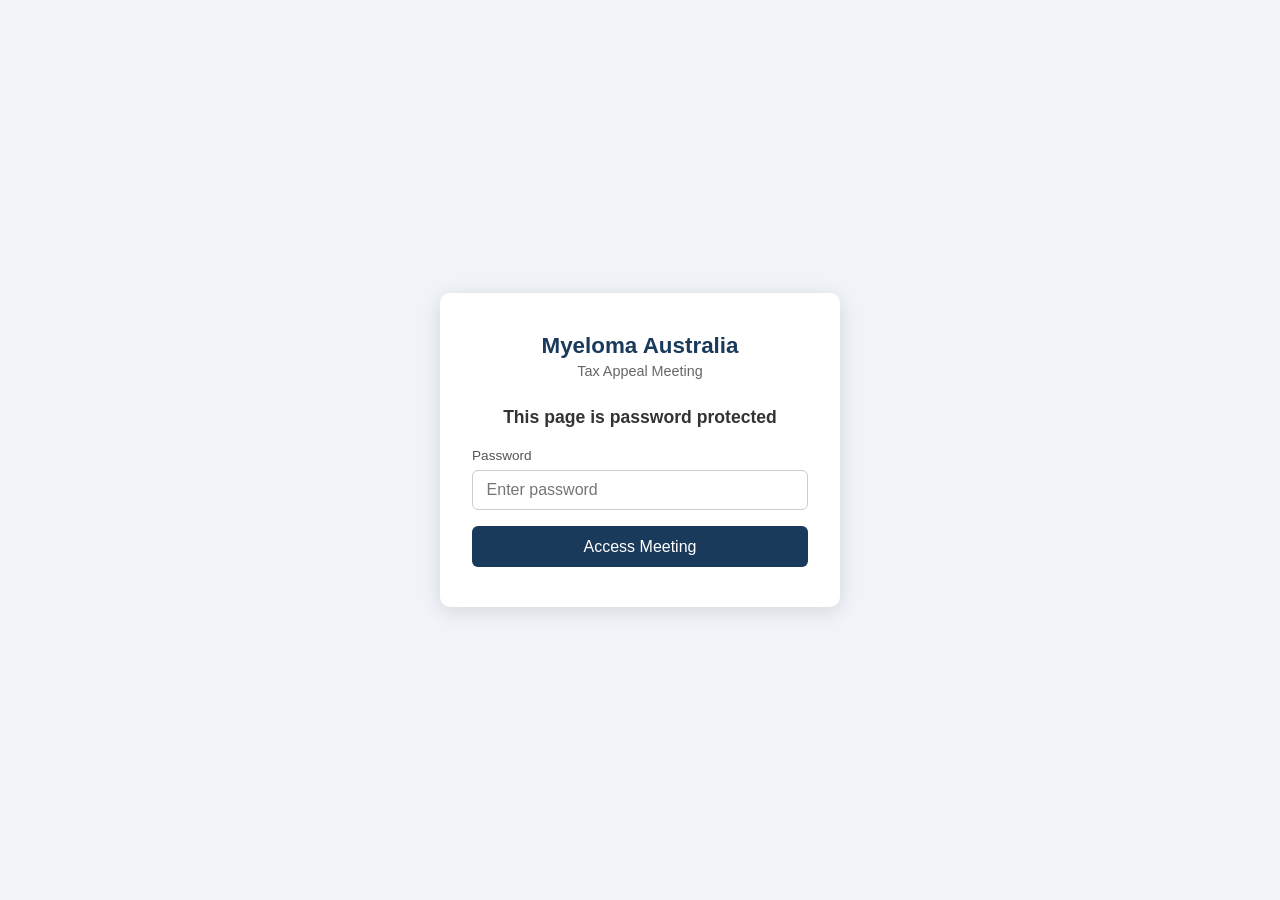
<file: meetings/tax-appeal/index.html>
<!DOCTYPE html>
<html lang="en">
<head>
  <meta charset="UTF-8">
  <meta name="viewport" content="width=device-width, initial-scale=1.0">
  <title>Tax Appeal Meeting – Myeloma Australia</title>
  <style>
    *, *::before, *::after { box-sizing: border-box; margin: 0; padding: 0; }
    body {
      min-height: 100vh;
      display: flex;
      align-items: center;
      justify-content: center;
      background: #f0f4f8;
      font-family: Arial, sans-serif;
    }
    .card {
      background: #fff;
      border-radius: 10px;
      box-shadow: 0 4px 20px rgba(0,0,0,0.12);
      padding: 2.5rem 2rem;
      width: 100%;
      max-width: 400px;
      text-align: center;
    }
    .logo {
      font-size: 1.4rem;
      font-weight: bold;
      color: #1a3a5c;
      margin-bottom: 0.25rem;
    }
    .subtitle {
      font-size: 0.9rem;
      color: #666;
      margin-bottom: 1.75rem;
    }
    h2 {
      font-size: 1.1rem;
      color: #333;
      margin-bottom: 1.25rem;
    }
    label {
      display: block;
      text-align: left;
      font-size: 0.85rem;
      color: #555;
      margin-bottom: 0.4rem;
    }
    input[type="password"] {
      width: 100%;
      padding: 0.65rem 0.85rem;
      border: 1.5px solid #ccc;
      border-radius: 6px;
      font-size: 1rem;
      margin-bottom: 1rem;
      outline: none;
      transition: border-color 0.2s;
    }
    input[type="password"]:focus { border-color: #1a3a5c; }
    button {
      width: 100%;
      padding: 0.7rem;
      background: #1a3a5c;
      color: #fff;
      border: none;
      border-radius: 6px;
      font-size: 1rem;
      cursor: pointer;
      transition: background 0.2s;
    }
    button:hover { background: #254d7a; }
    .error {
      color: #c0392b;
      font-size: 0.85rem;
      margin-top: 0.75rem;
      display: none;
    }
  </style>
</head>
<body>
  <div class="card">
    <div class="logo">Myeloma Australia</div>
    <div class="subtitle">Tax Appeal Meeting</div>
    <h2>This page is password protected</h2>
    <label for="pwd">Password</label>
    <input type="password" id="pwd" placeholder="Enter password" onkeydown="if(event.key==='Enter')check()">
    <button onclick="check()">Access Meeting</button>
    <div class="error" id="err">Incorrect password. Please try again.</div>
  </div>
  <script>
    function check() {
      var input = document.getElementById('pwd').value;
      var err = document.getElementById('err');
      if (input === 'My3l0m@2026!') {
        window.location.href = '/myeloma_tax_appeal_meeting_agenda.html';
      } else {
        err.style.display = 'block';
        document.getElementById('pwd').value = '';
        document.getElementById('pwd').focus();
      }
    }
  </script>
</body>
</html>
</file>
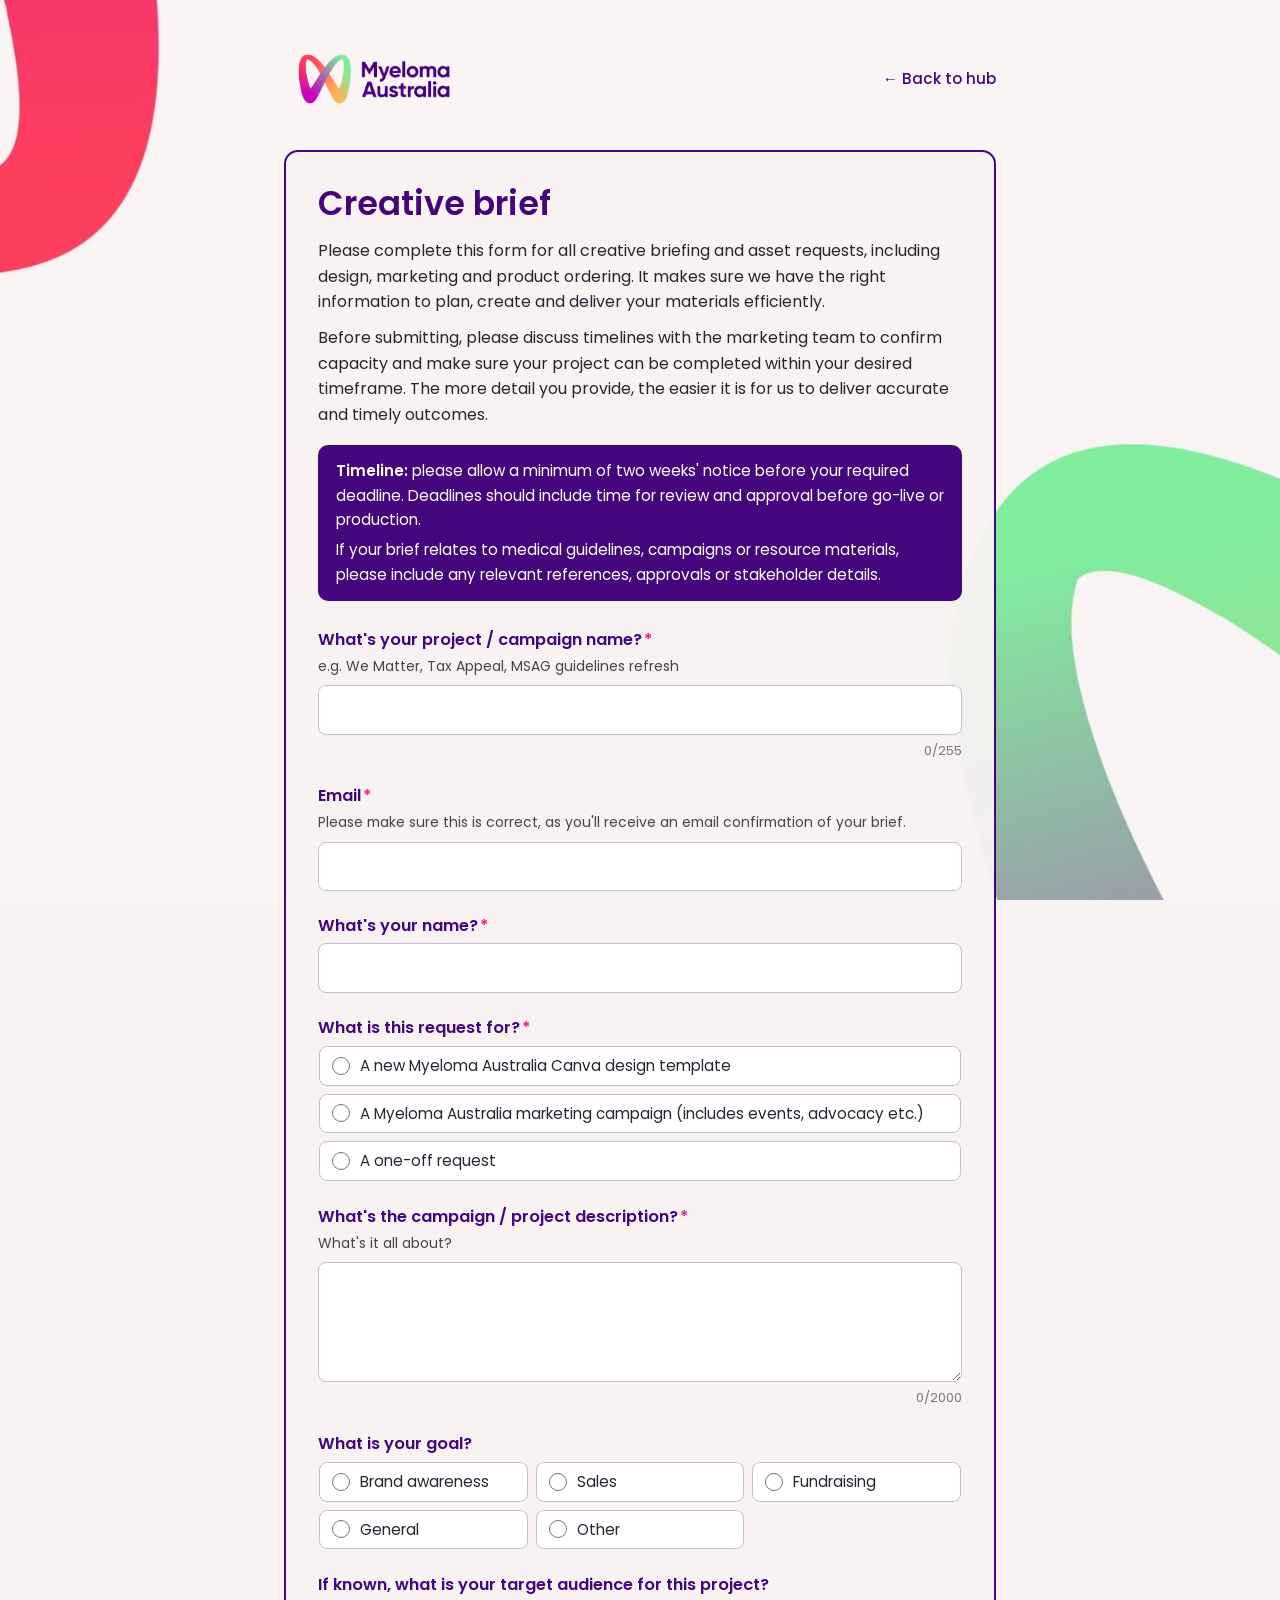
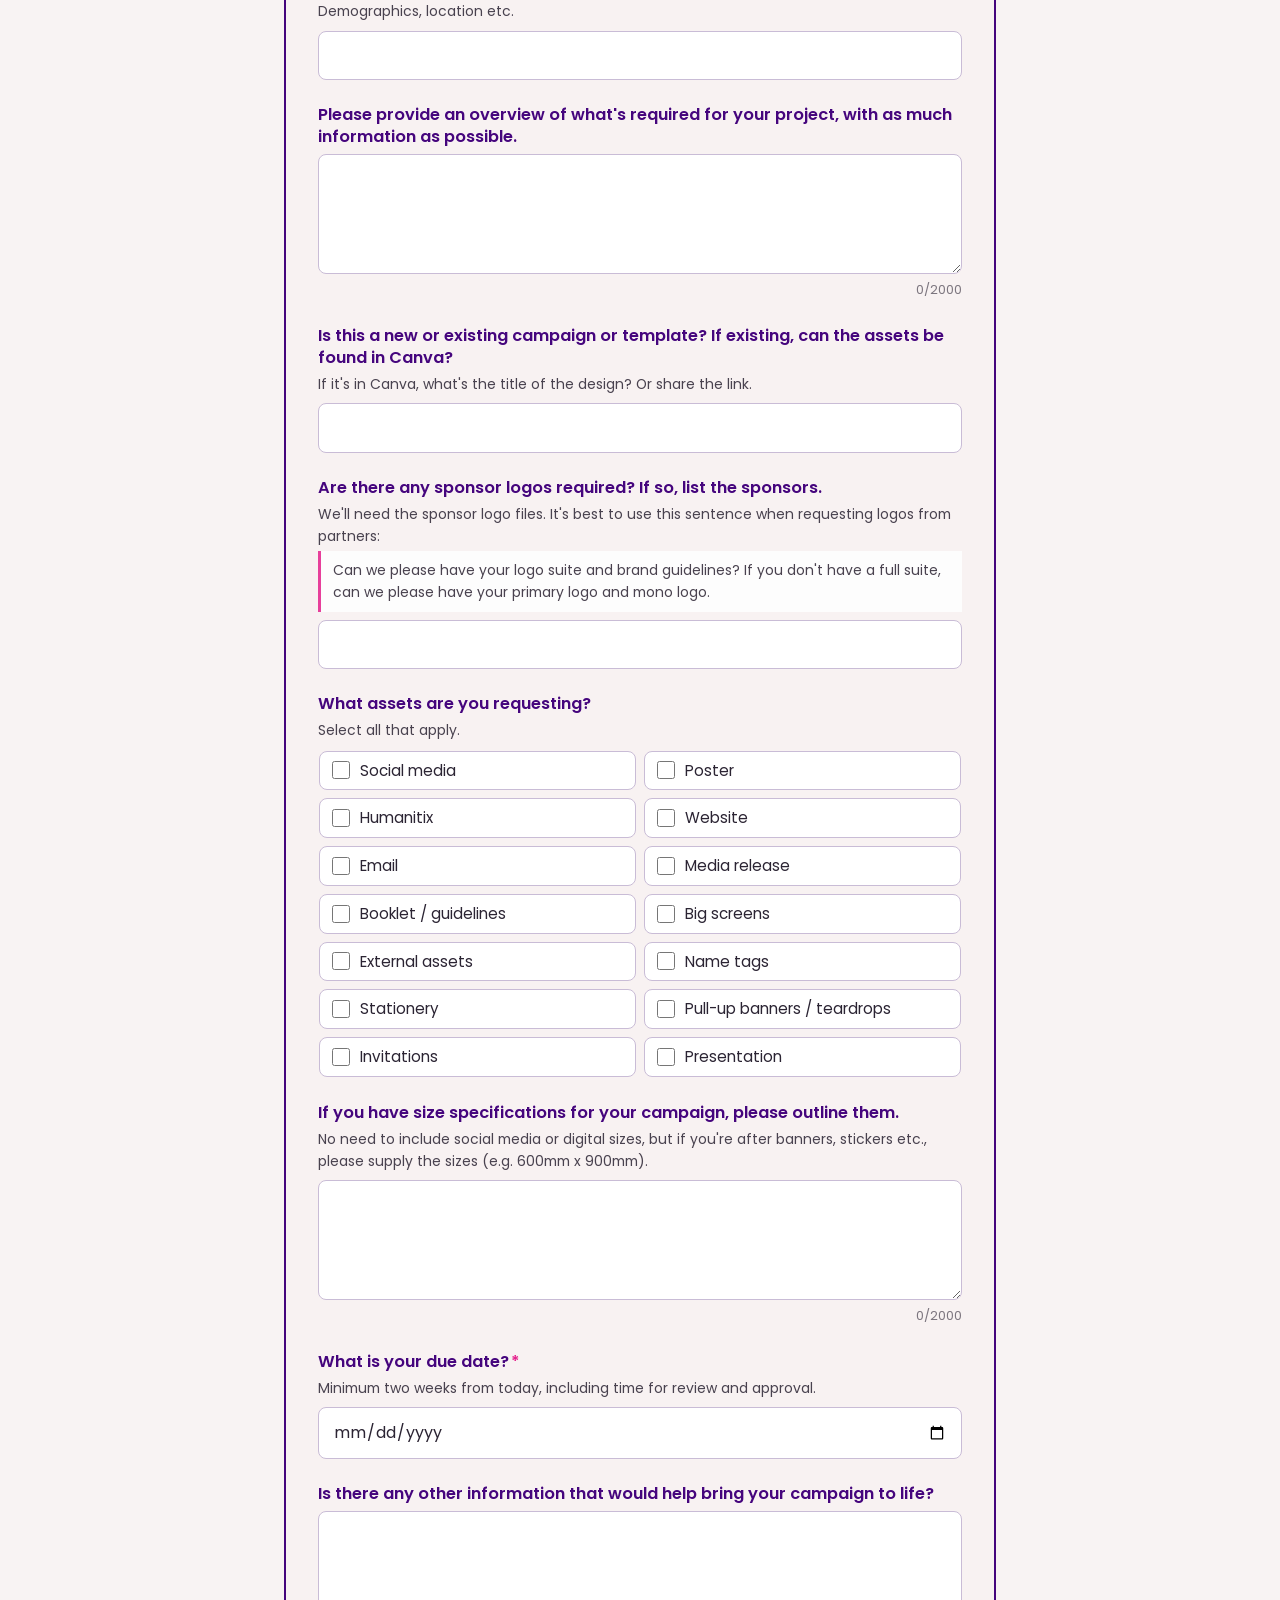
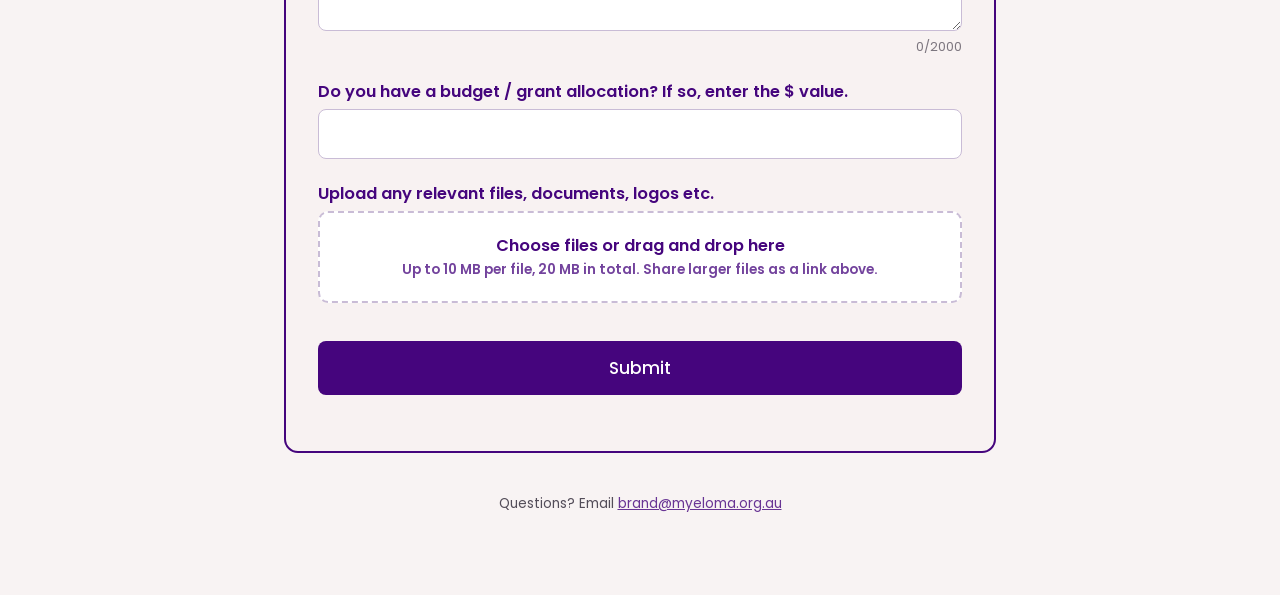
<file: brand/forms/creative-brief/index.html>
<!doctype html>
<html lang="en-AU">
<head>
  <meta charset="utf-8">
  <meta name="viewport" content="width=device-width, initial-scale=1">
  <title>Creative Brief | Myeloma Australia</title>
  <meta name="robots" content="noindex">
  <link rel="preconnect" href="https://fonts.googleapis.com">
  <link rel="preconnect" href="https://fonts.gstatic.com" crossorigin>
  <link href="https://fonts.googleapis.com/css2?family=Poppins:wght@400;500;600;700&display=swap" rel="stylesheet">
  <link rel="stylesheet" href="../assets/forms.css">
</head>
<body>
  <div class="wrap">
    <header>
      <a href="../../"><img src="../../../nurses/assets/myeloma-australia-logo.png" alt="Myeloma Australia Brand Engagement Hub" width="1000" height="433"></a>
      <a class="back" href="../../">&larr; Back to hub</a>
    </header>

    <main class="card">
      <h1>Creative brief</h1>
      <div class="lede">
        <p>Please complete this form for all creative briefing and asset requests, including design, marketing and product ordering. It makes sure we have the right information to plan, create and deliver your materials efficiently.</p>
        <p>Before submitting, please discuss timelines with the marketing team to confirm capacity and make sure your project can be completed within your desired timeframe. The more detail you provide, the easier it is for us to deliver accurate and timely outcomes.</p>
      </div>
      <div class="note">
        <p><strong>Timeline:</strong> please allow a minimum of two weeks' notice before your required deadline. Deadlines should include time for review and approval before go-live or production.</p>
        <p>If your brief relates to medical guidelines, campaigns or resource materials, please include any relevant references, approvals or stakeholder details.</p>
      </div>

      <form data-form="creative-brief" data-title="Creative brief" novalidate>
        <div class="field" data-required>
          <label for="f1">What's your project / campaign name?<span class="req">*</span></label>
          <p class="hint">e.g. We Matter, Tax Appeal, MSAG guidelines refresh</p>
          <input id="f1" type="text" maxlength="255">
          <span class="count"></span>
          <span class="err">Please add a project or campaign name.</span>
        </div>

        <div class="field" data-required>
          <label for="f2">Email<span class="req">*</span></label>
          <p class="hint">Please make sure this is correct, as you'll receive an email confirmation of your brief.</p>
          <input id="f2" type="email" autocomplete="email">
          <span class="err">Please enter a valid email address.</span>
        </div>

        <div class="field" data-required>
          <label for="f3">What's your name?<span class="req">*</span></label>
          <input id="f3" type="text" autocomplete="name">
          <span class="err">Please enter your name.</span>
        </div>

        <div class="field" data-required>
          <span class="label">What is this request for?<span class="req">*</span></span>
          <div class="checks single" role="radiogroup">
            <label class="check"><input type="radio" name="request" value="A new Myeloma Australia Canva design template">A new Myeloma Australia Canva design template</label>
            <label class="check"><input type="radio" name="request" value="A Myeloma Australia marketing campaign (includes events, advocacy etc.)">A Myeloma Australia marketing campaign (includes events, advocacy etc.)</label>
            <label class="check"><input type="radio" name="request" value="A one-off request">A one-off request</label>
          </div>
          <span class="err">Please choose one.</span>
        </div>

        <div class="field" data-required>
          <label for="f5">What's the campaign / project description?<span class="req">*</span></label>
          <p class="hint">What's it all about?</p>
          <textarea id="f5" maxlength="2000"></textarea>
          <span class="count"></span>
          <span class="err">Please add a short description.</span>
        </div>

        <div class="field">
          <span class="label">What is your goal?</span>
          <div class="checks radios" role="radiogroup">
            <label class="check"><input type="radio" name="goal" value="Brand awareness">Brand awareness</label>
            <label class="check"><input type="radio" name="goal" value="Sales">Sales</label>
            <label class="check"><input type="radio" name="goal" value="Fundraising">Fundraising</label>
            <label class="check"><input type="radio" name="goal" value="General">General</label>
            <label class="check"><input type="radio" name="goal" value="Other">Other</label>
          </div>
        </div>

        <div class="field">
          <label for="f7">If known, what is your target audience for this project?</label>
          <p class="hint">Demographics, location etc.</p>
          <input id="f7" type="text">
        </div>

        <div class="field">
          <label for="f8">Please provide an overview of what's required for your project, with as much information as possible.</label>
          <textarea id="f8" maxlength="2000"></textarea>
          <span class="count"></span>
        </div>

        <div class="field">
          <label for="f9">Is this a new or existing campaign or template? If existing, can the assets be found in Canva?</label>
          <p class="hint">If it's in Canva, what's the title of the design? Or share the link.</p>
          <input id="f9" type="text">
        </div>

        <div class="field">
          <label for="f10">Are there any sponsor logos required? If so, list the sponsors.</label>
          <p class="hint">We'll need the sponsor logo files. It's best to use this sentence when requesting logos from partners:
            <em>Can we please have your logo suite and brand guidelines? If you don't have a full suite, can we please have your primary logo and mono logo.</em></p>
          <input id="f10" type="text">
        </div>

        <div class="field">
          <span class="label">What assets are you requesting?</span>
          <p class="hint">Select all that apply.</p>
          <div class="checks">
            <label class="check"><input type="checkbox" value="Social media">Social media</label>
            <label class="check"><input type="checkbox" value="Poster">Poster</label>
            <label class="check"><input type="checkbox" value="Humanitix">Humanitix</label>
            <label class="check"><input type="checkbox" value="Website">Website</label>
            <label class="check"><input type="checkbox" value="Email">Email</label>
            <label class="check"><input type="checkbox" value="Media release">Media release</label>
            <label class="check"><input type="checkbox" value="Booklet / guidelines">Booklet / guidelines</label>
            <label class="check"><input type="checkbox" value="Big screens">Big screens</label>
            <label class="check"><input type="checkbox" value="External assets">External assets</label>
            <label class="check"><input type="checkbox" value="Name tags">Name tags</label>
            <label class="check"><input type="checkbox" value="Stationery">Stationery</label>
            <label class="check"><input type="checkbox" value="Pull-up banners / teardrops">Pull-up banners / teardrops</label>
            <label class="check"><input type="checkbox" value="Invitations">Invitations</label>
            <label class="check"><input type="checkbox" value="Presentation">Presentation</label>
          </div>
        </div>

        <div class="field">
          <label for="f12">If you have size specifications for your campaign, please outline them.</label>
          <p class="hint">No need to include social media or digital sizes, but if you're after banners, stickers etc., please supply the sizes (e.g. 600mm x 900mm).</p>
          <textarea id="f12" maxlength="2000"></textarea>
          <span class="count"></span>
        </div>

        <div class="field" data-required>
          <label for="f13">What is your due date?<span class="req">*</span></label>
          <p class="hint">Minimum two weeks from today, including time for review and approval.</p>
          <input id="f13" type="date">
          <span class="err">Please choose a due date.</span>
        </div>

        <div class="field">
          <label for="f14">Is there any other information that would help bring your campaign to life?</label>
          <textarea id="f14" maxlength="2000"></textarea>
          <span class="count"></span>
        </div>

        <div class="field">
          <label for="f15">Do you have a budget / grant allocation? If so, enter the $ value.</label>
          <input id="f15" type="text" inputmode="decimal">
        </div>

        <div class="field">
          <span class="label">Upload any relevant files, documents, logos etc.</span>
          <label class="drop">
            <input type="file" multiple>
            <strong>Choose files or drag and drop here</strong>
            <span>Up to 10 MB per file, 20 MB in total. Share larger files as a link above.</span>
          </label>
          <ul class="files"></ul>
        </div>

        <div class="hp" aria-hidden="true"><label>Leave this empty <input type="text" tabindex="-1" autocomplete="off"></label></div>
        <button class="btn" type="submit">Submit</button>
        <p class="status" role="status" aria-live="polite"></p>
      </form>

      <div class="done" hidden>
        <span class="tick"><svg width="30" height="30" viewBox="0 0 24 24" fill="none"><path d="M5 12.5l4.5 4.5L19 7.5" stroke="currentColor" stroke-width="2.6" stroke-linecap="round" stroke-linejoin="round"/></svg></span>
        <h2>Brief received</h2>
        <p></p>
        <a class="btn" href="../../">Back to the hub</a>
      </div>
    </main>

    <footer>
      Questions? Email <a href="mailto:brand@myeloma.org.au">brand@myeloma.org.au</a>
    </footer>
  </div>
  <script src="../assets/forms.js"></script>
</body>
</html>
</file>
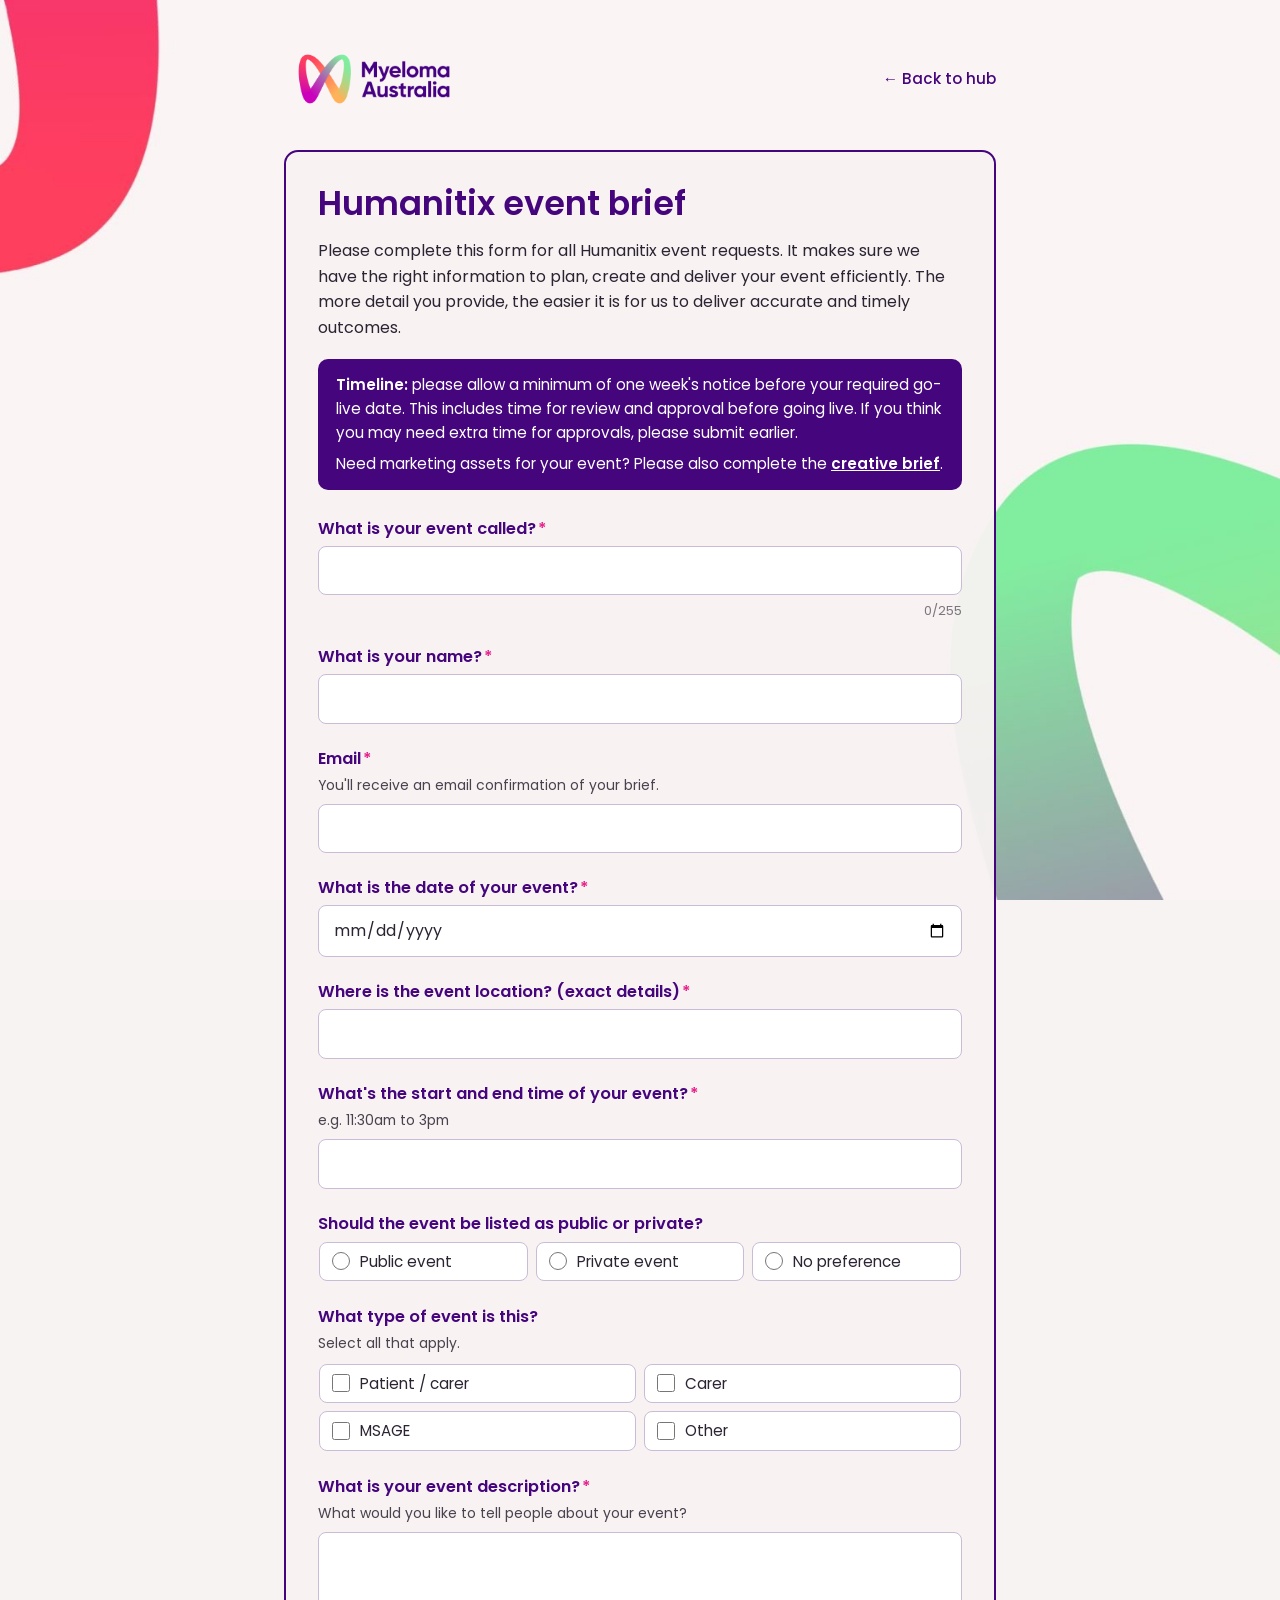
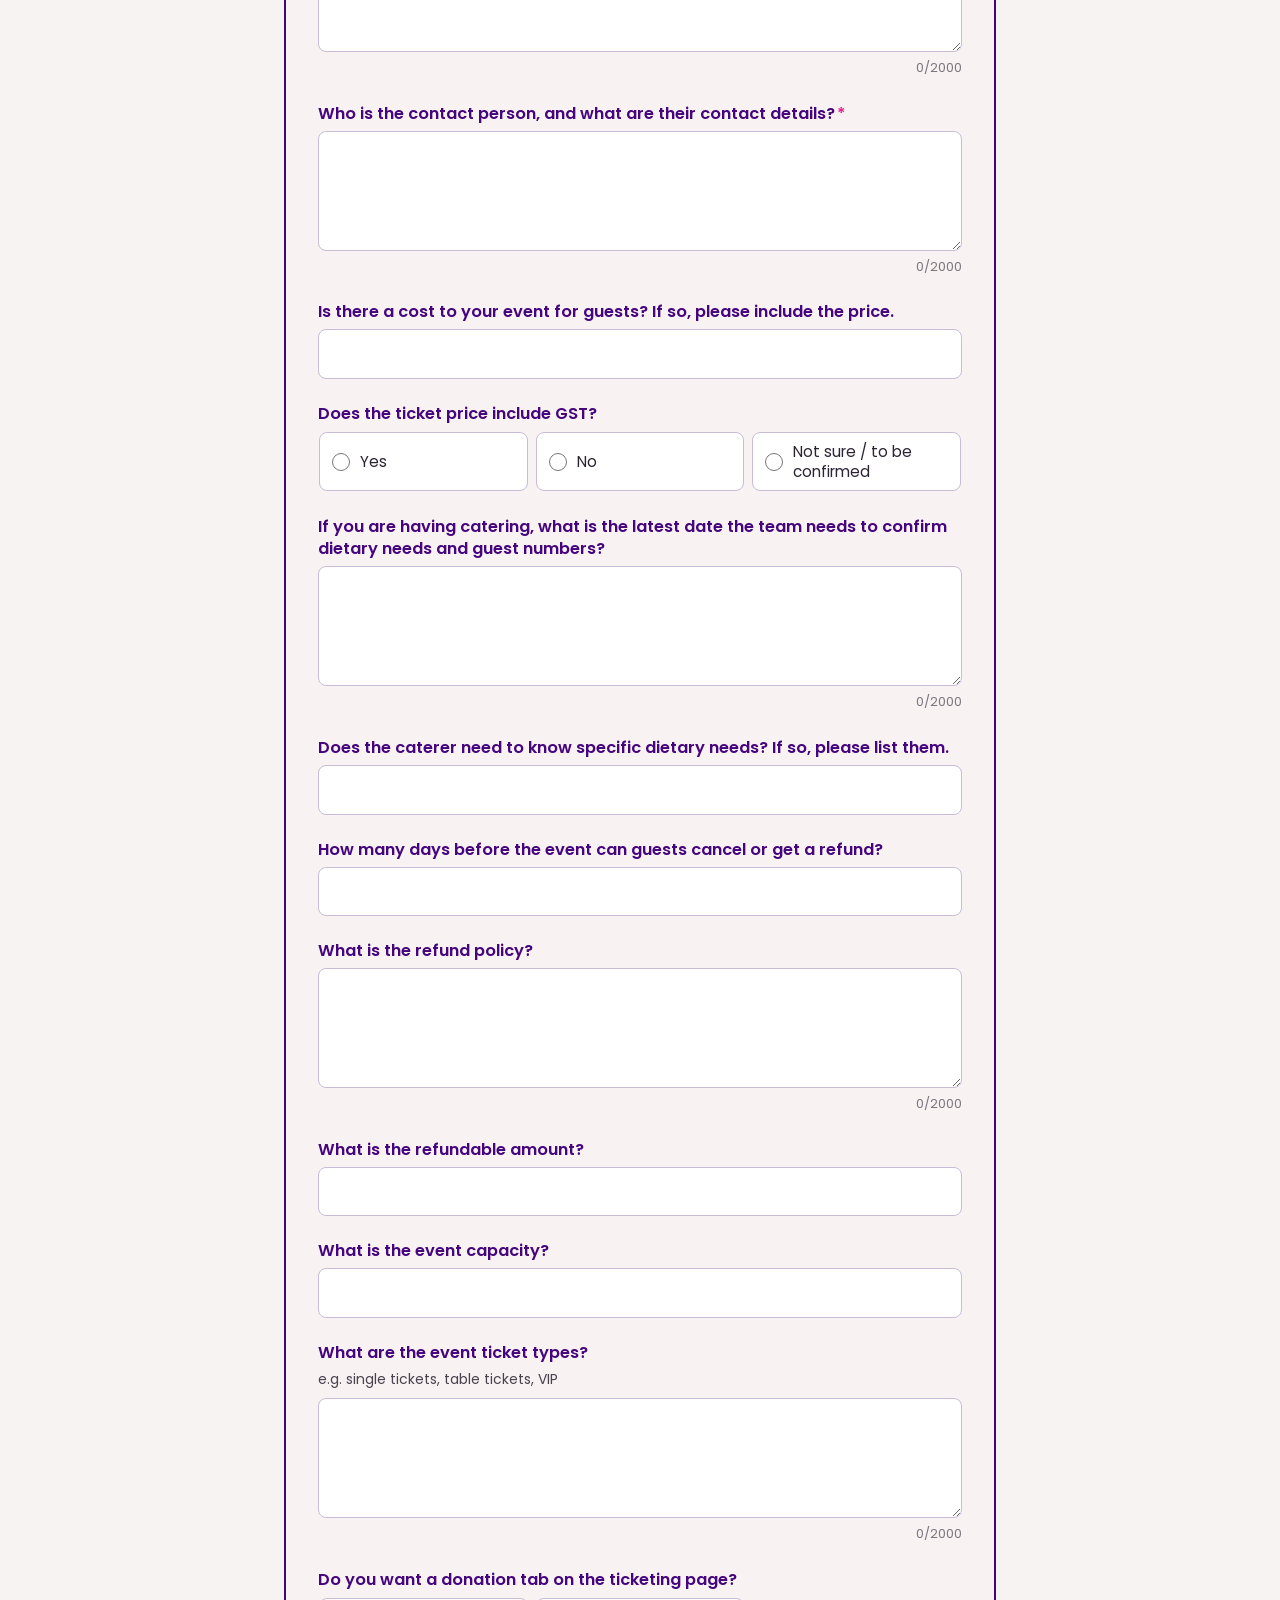
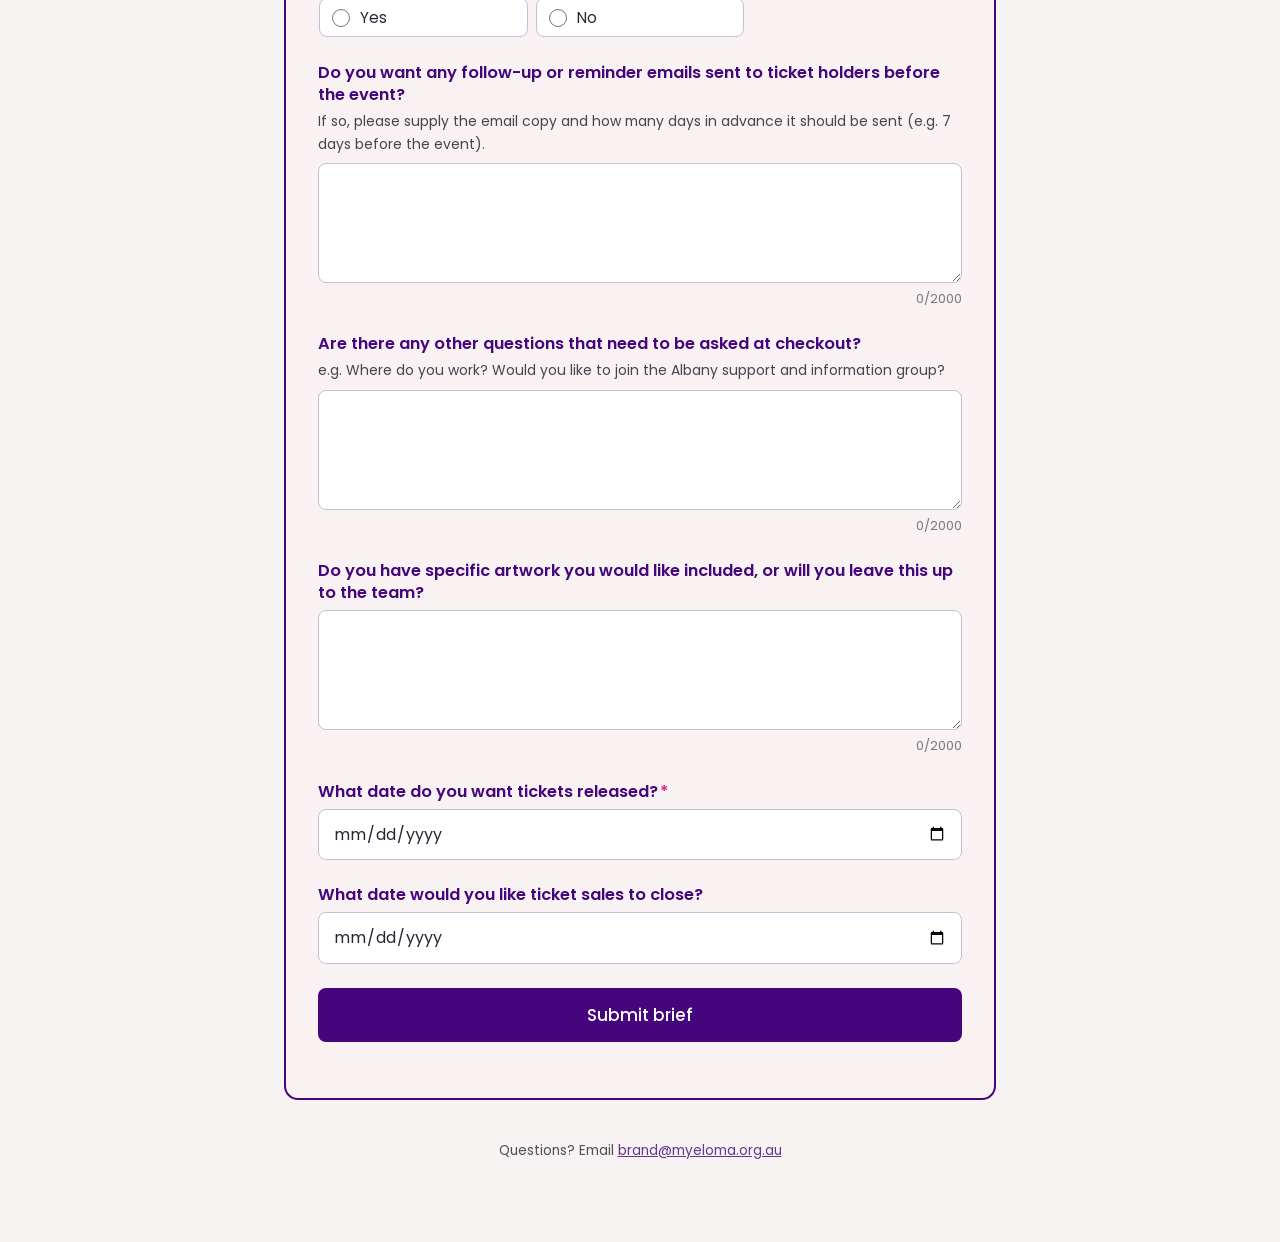
<file: brand/forms/event-brief/index.html>
<!doctype html>
<html lang="en-AU">
<head>
  <meta charset="utf-8">
  <meta name="viewport" content="width=device-width, initial-scale=1">
  <title>Humanitix Event Brief | Myeloma Australia</title>
  <meta name="robots" content="noindex">
  <link rel="preconnect" href="https://fonts.googleapis.com">
  <link rel="preconnect" href="https://fonts.gstatic.com" crossorigin>
  <link href="https://fonts.googleapis.com/css2?family=Poppins:wght@400;500;600;700&display=swap" rel="stylesheet">
  <link rel="stylesheet" href="../assets/forms.css">
</head>
<body>
  <div class="wrap">
    <header>
      <a href="../../"><img src="../../../nurses/assets/myeloma-australia-logo.png" alt="Myeloma Australia Brand Engagement Hub" width="1000" height="433"></a>
      <a class="back" href="../../">&larr; Back to hub</a>
    </header>

    <main class="card">
      <h1>Humanitix event brief</h1>
      <div class="lede">
        <p>Please complete this form for all Humanitix event requests. It makes sure we have the right information to plan, create and deliver your event efficiently. The more detail you provide, the easier it is for us to deliver accurate and timely outcomes.</p>
      </div>
      <div class="note">
        <p><strong>Timeline:</strong> please allow a minimum of one week's notice before your required go-live date. This includes time for review and approval before going live. If you think you may need extra time for approvals, please submit earlier.</p>
        <p>Need marketing assets for your event? Please also complete the <a href="../creative-brief/">creative brief</a>.</p>
      </div>

      <form data-form="event-brief" data-title="Humanitix event brief" novalidate>
        <div class="field" data-required>
          <label for="e1">What is your event called?<span class="req">*</span></label>
          <input id="e1" type="text" maxlength="255">
          <span class="count"></span>
          <span class="err">Please add the event name.</span>
        </div>
        <div class="field" data-required>
          <label for="e2">What is your name?<span class="req">*</span></label>
          <input id="e2" type="text">
          <span class="err">Please enter your name.</span>
        </div>
        <div class="field" data-required>
          <label for="e3">Email<span class="req">*</span></label>
          <p class="hint">You'll receive an email confirmation of your brief.</p>
          <input id="e3" type="email" autocomplete="email">
          <span class="err">Please enter a valid email address.</span>
        </div>
        <div class="field" data-required>
          <label for="e4">What is the date of your event?<span class="req">*</span></label>
          <input id="e4" type="date">
          <span class="err">Please choose the event date.</span>
        </div>
        <div class="field" data-required>
          <label for="e5">Where is the event location? (exact details)<span class="req">*</span></label>
          <input id="e5" type="text">
          <span class="err">Please add the location.</span>
        </div>
        <div class="field" data-required>
          <label for="e6">What's the start and end time of your event?<span class="req">*</span></label>
          <p class="hint">e.g. 11:30am to 3pm</p>
          <input id="e6" type="text">
          <span class="err">Please add the start and end time.</span>
        </div>
        <div class="field">
          <span class="label">Should the event be listed as public or private?</span>
          <div class="checks radios" role="radiogroup">
            <label class="check"><input type="radio" name="listing" value="Public event">Public event</label>
            <label class="check"><input type="radio" name="listing" value="Private event">Private event</label>
            <label class="check"><input type="radio" name="listing" value="No preference">No preference</label>
          </div>
        </div>
        <div class="field">
          <span class="label">What type of event is this?</span>
          <p class="hint">Select all that apply.</p>
          <div class="checks ">
            <label class="check"><input type="checkbox" name="type" value="Patient / carer">Patient / carer</label>
            <label class="check"><input type="checkbox" name="type" value="Carer">Carer</label>
            <label class="check"><input type="checkbox" name="type" value="MSAGE">MSAGE</label>
            <label class="check"><input type="checkbox" name="type" value="Other">Other</label>
          </div>
        </div>
        <div class="field" data-required>
          <label for="e9">What is your event description?<span class="req">*</span></label>
          <p class="hint">What would you like to tell people about your event?</p>
          <textarea id="e9" maxlength="2000"></textarea>
          <span class="count"></span>
          <span class="err">Please add a description.</span>
        </div>
        <div class="field" data-required>
          <label for="e10">Who is the contact person, and what are their contact details?<span class="req">*</span></label>
          <textarea id="e10" maxlength="2000"></textarea>
          <span class="count"></span>
          <span class="err">Please add a contact person.</span>
        </div>
        <div class="field">
          <label for="e11">Is there a cost to your event for guests? If so, please include the price.</label>
          <input id="e11" type="text">
        </div>
        <div class="field">
          <span class="label">Does the ticket price include GST?</span>
          <div class="checks radios" role="radiogroup">
            <label class="check"><input type="radio" name="gst" value="Yes">Yes</label>
            <label class="check"><input type="radio" name="gst" value="No">No</label>
            <label class="check"><input type="radio" name="gst" value="Not sure / to be confirmed">Not sure / to be confirmed</label>
          </div>
        </div>
        <div class="field">
          <label for="e13">If you are having catering, what is the latest date the team needs to confirm dietary needs and guest numbers?</label>
          <textarea id="e13" maxlength="2000"></textarea>
          <span class="count"></span>
        </div>
        <div class="field">
          <label for="e14">Does the caterer need to know specific dietary needs? If so, please list them.</label>
          <input id="e14" type="text">
        </div>
        <div class="field">
          <label for="e15">How many days before the event can guests cancel or get a refund?</label>
          <input id="e15" type="text">
        </div>
        <div class="field">
          <label for="e16">What is the refund policy?</label>
          <textarea id="e16" maxlength="2000"></textarea>
          <span class="count"></span>
        </div>
        <div class="field">
          <label for="e17">What is the refundable amount?</label>
          <input id="e17" type="text">
        </div>
        <div class="field">
          <label for="e18">What is the event capacity?</label>
          <input id="e18" type="text">
        </div>
        <div class="field">
          <label for="e19">What are the event ticket types?</label>
          <p class="hint">e.g. single tickets, table tickets, VIP</p>
          <textarea id="e19" maxlength="2000"></textarea>
          <span class="count"></span>
        </div>
        <div class="field">
          <span class="label">Do you want a donation tab on the ticketing page?</span>
          <div class="checks radios" role="radiogroup">
            <label class="check"><input type="radio" name="donation" value="Yes">Yes</label>
            <label class="check"><input type="radio" name="donation" value="No">No</label>
          </div>
        </div>
        <div class="field">
          <label for="e21">Do you want any follow-up or reminder emails sent to ticket holders before the event?</label>
          <p class="hint">If so, please supply the email copy and how many days in advance it should be sent (e.g. 7 days before the event).</p>
          <textarea id="e21" maxlength="2000"></textarea>
          <span class="count"></span>
        </div>
        <div class="field">
          <label for="e22">Are there any other questions that need to be asked at checkout?</label>
          <p class="hint">e.g. Where do you work? Would you like to join the Albany support and information group?</p>
          <textarea id="e22" maxlength="2000"></textarea>
          <span class="count"></span>
        </div>
        <div class="field">
          <label for="e23">Do you have specific artwork you would like included, or will you leave this up to the team?</label>
          <textarea id="e23" maxlength="2000"></textarea>
          <span class="count"></span>
        </div>
        <div class="field" data-required>
          <label for="e24">What date do you want tickets released?<span class="req">*</span></label>
          <input id="e24" type="date">
          <span class="err">Please choose a release date.</span>
        </div>
        <div class="field">
          <label for="e25">What date would you like ticket sales to close?</label>
          <input id="e25" type="date">
        </div>

        <div class="hp" aria-hidden="true"><label>Leave this empty <input type="text" tabindex="-1" autocomplete="off"></label></div>
        <button class="btn" type="submit">Submit brief</button>
        <p class="status" role="status" aria-live="polite"></p>
      </form>

      <div class="done" hidden>
        <span class="tick"><svg width="30" height="30" viewBox="0 0 24 24" fill="none"><path d="M5 12.5l4.5 4.5L19 7.5" stroke="currentColor" stroke-width="2.6" stroke-linecap="round" stroke-linejoin="round"/></svg></span>
        <h2>Brief received</h2>
        <p></p>
        <a class="btn" href="../../">Back to the hub</a>
      </div>
    </main>

    <footer>
      Questions? Email <a href="mailto:brand@myeloma.org.au">brand@myeloma.org.au</a>
    </footer>
  </div>
  <script src="../assets/forms.js"></script>
</body>
</html>
</file>
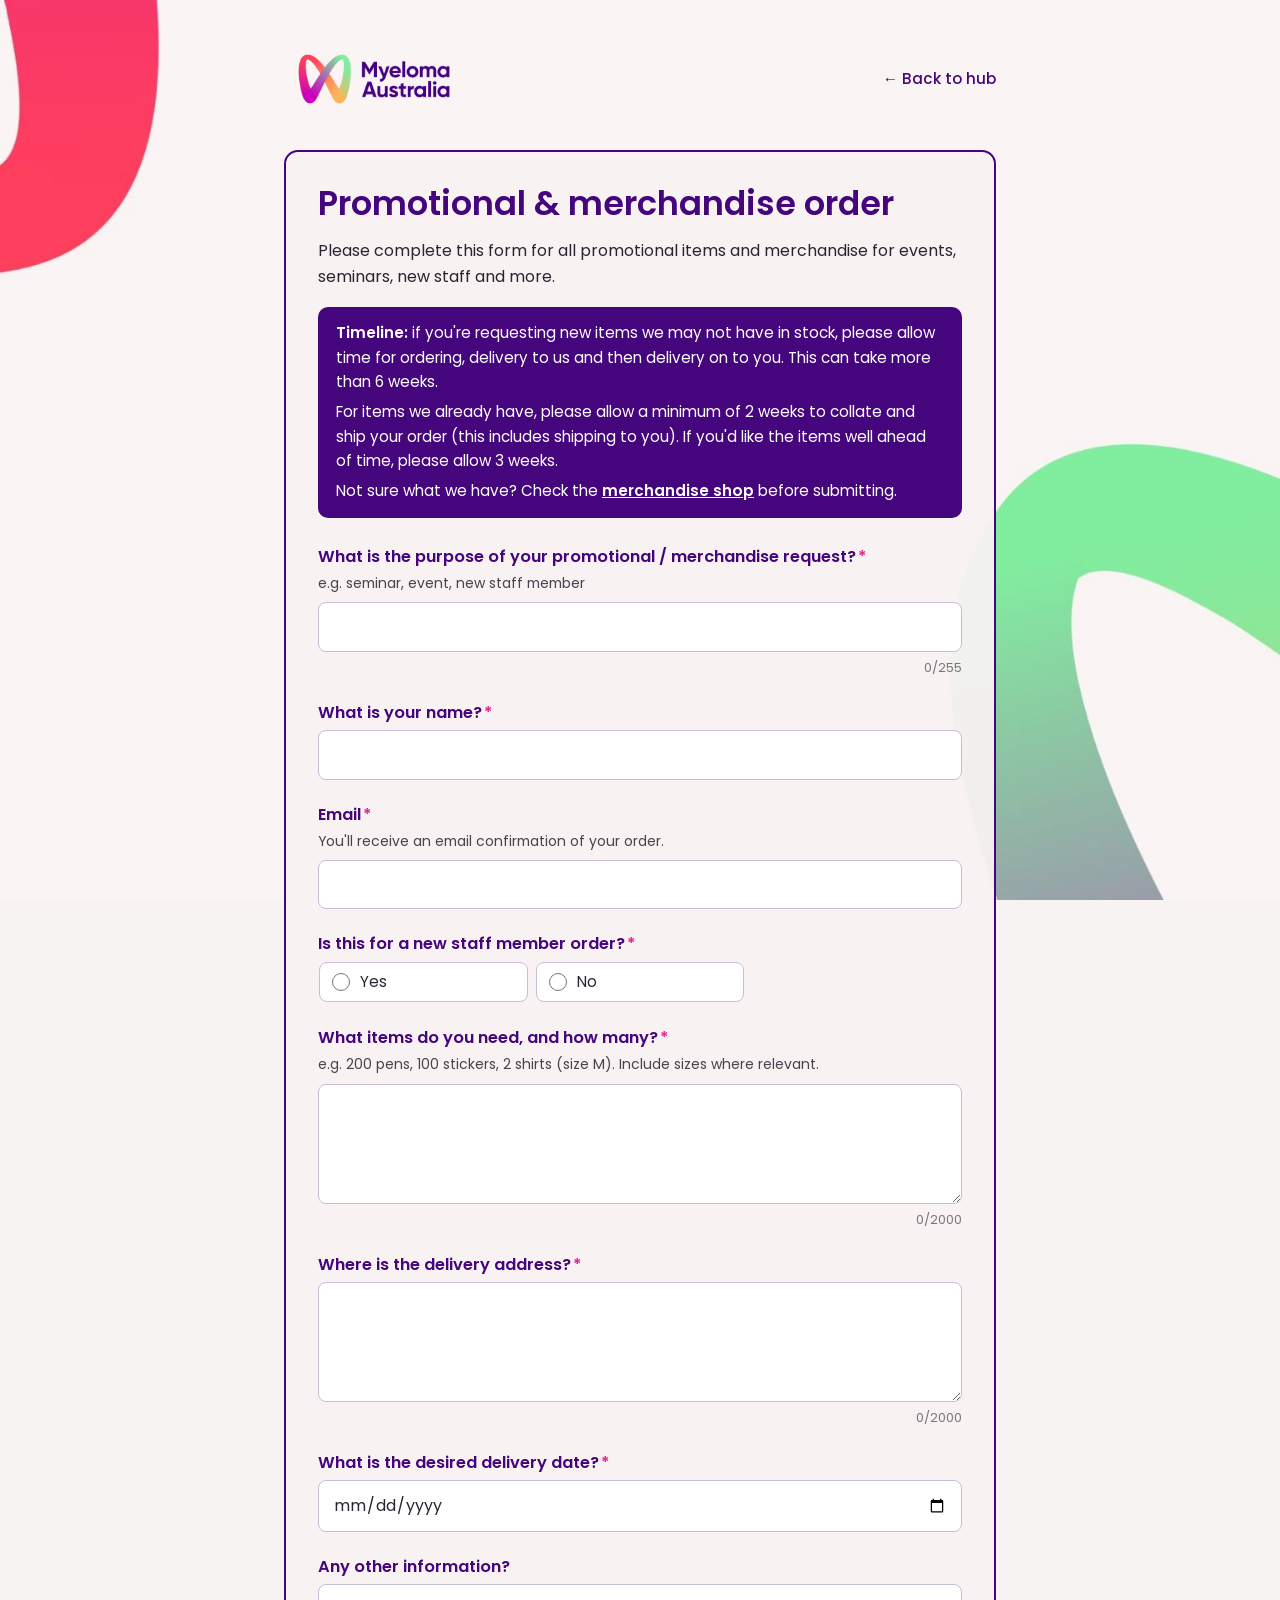
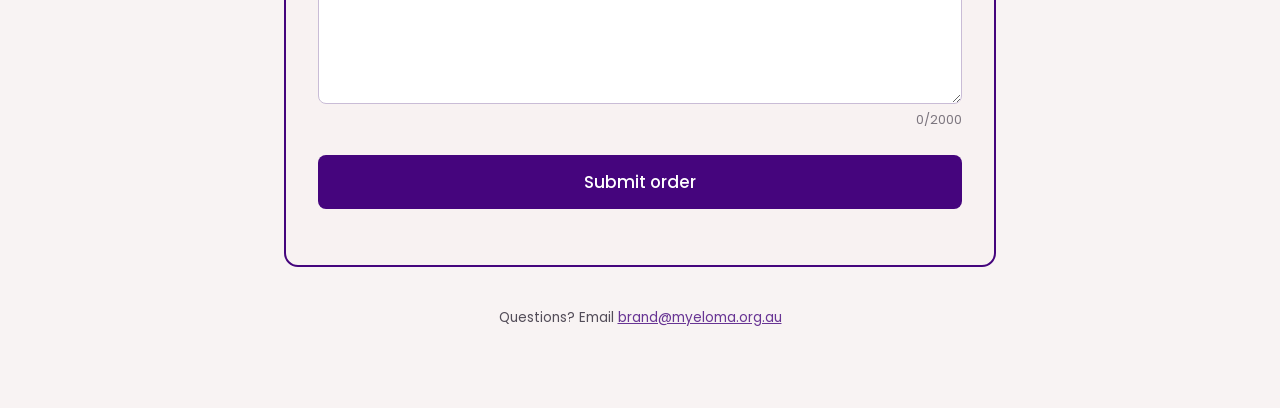
<file: brand/forms/merchandise/index.html>
<!doctype html>
<html lang="en-AU">
<head>
  <meta charset="utf-8">
  <meta name="viewport" content="width=device-width, initial-scale=1">
  <title>Promotional &amp; Merchandise Order | Myeloma Australia</title>
  <meta name="robots" content="noindex">
  <link rel="preconnect" href="https://fonts.googleapis.com">
  <link rel="preconnect" href="https://fonts.gstatic.com" crossorigin>
  <link href="https://fonts.googleapis.com/css2?family=Poppins:wght@400;500;600;700&display=swap" rel="stylesheet">
  <link rel="stylesheet" href="../assets/forms.css">
</head>
<body>
  <div class="wrap">
    <header>
      <a href="../../"><img src="../../../nurses/assets/myeloma-australia-logo.png" alt="Myeloma Australia Brand Engagement Hub" width="1000" height="433"></a>
      <a class="back" href="../../">&larr; Back to hub</a>
    </header>

    <main class="card">
      <h1>Promotional &amp; merchandise order</h1>
      <div class="lede">
        <p>Please complete this form for all promotional items and merchandise for events, seminars, new staff and more.</p>
      </div>
      <div class="note">
        <p><strong>Timeline:</strong> if you're requesting new items we may not have in stock, please allow time for ordering, delivery to us and then delivery on to you. This can take more than 6 weeks.</p>
        <p>For items we already have, please allow a minimum of 2 weeks to collate and ship your order (this includes shipping to you). If you'd like the items well ahead of time, please allow 3 weeks.</p>
        <p>Not sure what we have? Check the <a href="https://shop.myeloma.org.au" target="_blank" rel="noopener">merchandise shop</a> before submitting.</p>
      </div>

      <form data-form="merchandise" data-title="Promotional &amp; merchandise order" novalidate>
        <div class="field" data-required>
          <label for="m1">What is the purpose of your promotional / merchandise request?<span class="req">*</span></label>
          <p class="hint">e.g. seminar, event, new staff member</p>
          <input id="m1" type="text" maxlength="255">
          <span class="count"></span>
          <span class="err">Please tell us what it's for.</span>
        </div>

        <div class="field" data-required>
          <label for="m2">What is your name?<span class="req">*</span></label>
          <input id="m2" type="text" autocomplete="name">
          <span class="err">Please enter your name.</span>
        </div>

        <div class="field" data-required>
          <label for="m3">Email<span class="req">*</span></label>
          <p class="hint">You'll receive an email confirmation of your order.</p>
          <input id="m3" type="email" autocomplete="email">
          <span class="err">Please enter a valid email address.</span>
        </div>

        <div class="field" data-required>
          <span class="label">Is this for a new staff member order?<span class="req">*</span></span>
          <div class="checks radios" role="radiogroup">
            <label class="check"><input type="radio" name="newstaff" value="Yes">Yes</label>
            <label class="check"><input type="radio" name="newstaff" value="No">No</label>
          </div>
          <span class="err">Please choose one.</span>
        </div>

        <div class="field" data-required>
          <label for="m5">What items do you need, and how many?<span class="req">*</span></label>
          <p class="hint">e.g. 200 pens, 100 stickers, 2 shirts (size M). Include sizes where relevant.</p>
          <textarea id="m5" maxlength="2000"></textarea>
          <span class="count"></span>
          <span class="err">Please list the items you need.</span>
        </div>

        <div class="field" data-required>
          <label for="m6">Where is the delivery address?<span class="req">*</span></label>
          <textarea id="m6" maxlength="2000" autocomplete="street-address"></textarea>
          <span class="count"></span>
          <span class="err">Please add a delivery address.</span>
        </div>

        <div class="field" data-required>
          <label for="m7">What is the desired delivery date?<span class="req">*</span></label>
          <input id="m7" type="date">
          <span class="err">Please choose a delivery date.</span>
        </div>

        <div class="field">
          <label for="m8">Any other information?</label>
          <textarea id="m8" maxlength="2000"></textarea>
          <span class="count"></span>
        </div>

        <div class="hp" aria-hidden="true"><label>Leave this empty <input type="text" tabindex="-1" autocomplete="off"></label></div>
        <button class="btn" type="submit">Submit order</button>
        <p class="status" role="status" aria-live="polite"></p>
      </form>

      <div class="done" hidden>
        <span class="tick"><svg width="30" height="30" viewBox="0 0 24 24" fill="none"><path d="M5 12.5l4.5 4.5L19 7.5" stroke="currentColor" stroke-width="2.6" stroke-linecap="round" stroke-linejoin="round"/></svg></span>
        <h2>Order received</h2>
        <p></p>
        <a class="btn" href="../../">Back to the hub</a>
      </div>
    </main>

    <footer>
      Questions? Email <a href="mailto:brand@myeloma.org.au">brand@myeloma.org.au</a>
    </footer>
  </div>
  <script src="../assets/forms.js"></script>
</body>
</html>
</file>
<file: brand/forms/assets/forms.css>
:root {
  --purple: #45057d;
  --purple-dark: #2f0357;
  --bg: #f8f3f3;
  --pink: #e5208c;
  --light: #faf4f4;
  --text: #2b2433;
  --error: #c4113f;
}
* { box-sizing: border-box; }
html, body { margin: 0; }
body {
  font-family: "Poppins", Arial, sans-serif;
  color: var(--text);
  background: var(--bg) url("../../../nurses/assets/background.jpg") center / cover no-repeat fixed;
  min-height: 100vh;
  line-height: 1.6;
}
.wrap { max-width: 760px; margin: 0 auto; padding: 40px 24px 80px; }

header { display: flex; align-items: center; justify-content: space-between; gap: 16px; margin-bottom: 32px; }
header img { width: 180px; height: auto; display: block; }
.back { color: var(--purple); font-weight: 500; text-decoration: none; font-size: .95rem; }
.back:hover { text-decoration: underline; }

.card {
  background: rgba(248, 243, 243, 0.94);
  border: 2px solid var(--purple);
  border-radius: 14px;
  padding: 32px;
}
h1 { color: var(--purple); font-size: clamp(1.6rem, 4vw, 2.1rem); font-weight: 600; line-height: 1.2; margin: 0 0 14px; }
.lede p { margin: 0 0 10px; }
.note {
  margin: 18px 0 0; padding: 14px 18px; border-radius: 10px;
  background: var(--purple); color: #fff; font-size: .95rem;
}
.note strong { font-weight: 600; }
.note p { margin: 0; }
.note p + p { margin-top: 6px; }
.note a { color: #fff; font-weight: 600; }

form { margin-top: 28px; display: grid; gap: 24px; }
.field { display: grid; gap: 6px; }
.field > label, .field > .label {
  color: var(--purple); font-weight: 600; font-size: 1.02rem; line-height: 1.35;
}
.req { color: var(--pink); margin-left: 2px; }
.hint { font-size: .87rem; opacity: .85; margin: -2px 0 2px; }
.hint em { display: block; margin-top: 4px; padding: 8px 12px; border-left: 3px solid var(--pink); background: #fff; font-style: normal; }

input[type=text], input[type=email], input[type=date], input[type=number], textarea, select {
  width: 100%; font: inherit; font-size: 1rem; color: var(--text);
  background: #fff; border: 1.5px solid #c9bcd6; border-radius: 8px;
  padding: 11px 14px;
  transition: border-color .15s ease, box-shadow .15s ease;
}
textarea { min-height: 120px; resize: vertical; }
select { appearance: none; background-image: url("data:image/svg+xml,%3Csvg xmlns='http://www.w3.org/2000/svg' width='16' height='16' viewBox='0 0 16 16' fill='none'%3E%3Cpath d='M3 6l5 5 5-5' stroke='%2345057d' stroke-width='2' stroke-linecap='round' stroke-linejoin='round'/%3E%3C/svg%3E"); background-repeat: no-repeat; background-position: right 14px center; padding-right: 40px; }
input:focus, textarea:focus, select:focus { outline: none; border-color: var(--purple); box-shadow: 0 0 0 3px rgba(69, 5, 125, .15); }
.field.invalid input, .field.invalid textarea, .field.invalid select, .field.invalid .checks { border-color: var(--error); }
.err { color: var(--error); font-size: .85rem; display: none; }
.field.invalid .err { display: block; }
.count { font-size: .8rem; opacity: .6; text-align: right; }

.checks {
  display: grid; grid-template-columns: repeat(2, 1fr); gap: 8px;
  border: 1.5px solid transparent; border-radius: 8px;
}
.check {
  display: flex; align-items: center; gap: 10px; cursor: pointer;
  background: #fff; border: 1.5px solid #c9bcd6; border-radius: 8px; padding: 9px 12px;
  font-size: .95rem; line-height: 1.3;
}
.check input { accent-color: var(--purple); width: 18px; height: 18px; flex: none; margin: 0; }
.check:has(input:checked) { border-color: var(--purple); background: #f3ebfa; }
.radios { grid-template-columns: repeat(3, 1fr); }
.checks.single { grid-template-columns: 1fr; }

.drop {
  display: grid; place-items: center; text-align: center; gap: 4px;
  border: 2px dashed #c9bcd6; border-radius: 10px; background: #fff;
  padding: 22px; cursor: pointer; transition: border-color .15s ease, background .15s ease;
}
.drop:hover, .drop.over { border-color: var(--purple); background: #f3ebfa; }
.drop strong { color: var(--purple); font-weight: 600; }
.drop span { font-size: .85rem; opacity: .75; }
.drop input { position: absolute; width: 1px; height: 1px; opacity: 0; }
.files { list-style: none; margin: 8px 0 0; padding: 0; display: grid; gap: 6px; }
.files li { display: flex; justify-content: space-between; align-items: center; gap: 10px; background: #fff; border: 1px solid #e3d9ec; border-radius: 8px; padding: 6px 12px; font-size: .9rem; }
.files button { border: 0; background: none; color: var(--pink); font: inherit; font-weight: 600; cursor: pointer; }

.btn {
  display: inline-block; text-align: center; text-decoration: none;
  background: var(--purple); color: #fff; border: 0; cursor: pointer;
  font-family: inherit; font-weight: 500; font-size: 1.05rem;
  padding: 14px 28px; border-radius: 8px; width: 100%;
  transition: background .2s ease, transform .2s ease;
}
.btn:hover { background: var(--purple-dark); transform: translateY(-1px); }
.btn:focus-visible { outline: 3px solid var(--purple); outline-offset: 3px; }
.btn[disabled] { opacity: .6; cursor: progress; transform: none; }
.status { margin: 0; text-align: center; font-weight: 500; }
.status.error { color: var(--error); }
.hp { position: absolute; left: -9999px; }

.done { text-align: center; padding: 20px 0 6px; }
.done .tick { width: 64px; height: 64px; border-radius: 50%; background: var(--purple); color: #fff; display: inline-grid; place-items: center; margin-bottom: 14px; }
.done h2 { color: var(--purple); margin: 0 0 8px; font-weight: 600; }
.done p { margin: 0 0 18px; }
.done .btn { width: auto; }

footer { text-align: center; font-size: .85rem; margin-top: 40px; opacity: .8; }
footer a { color: var(--purple); }

@media (max-width: 720px) {
  body { background-attachment: scroll; }
  .wrap { padding: 24px 16px 56px; }
  .card { padding: 22px 18px; }
  header img { width: 140px; }
  .checks, .radios { grid-template-columns: 1fr; }
}
</file>
